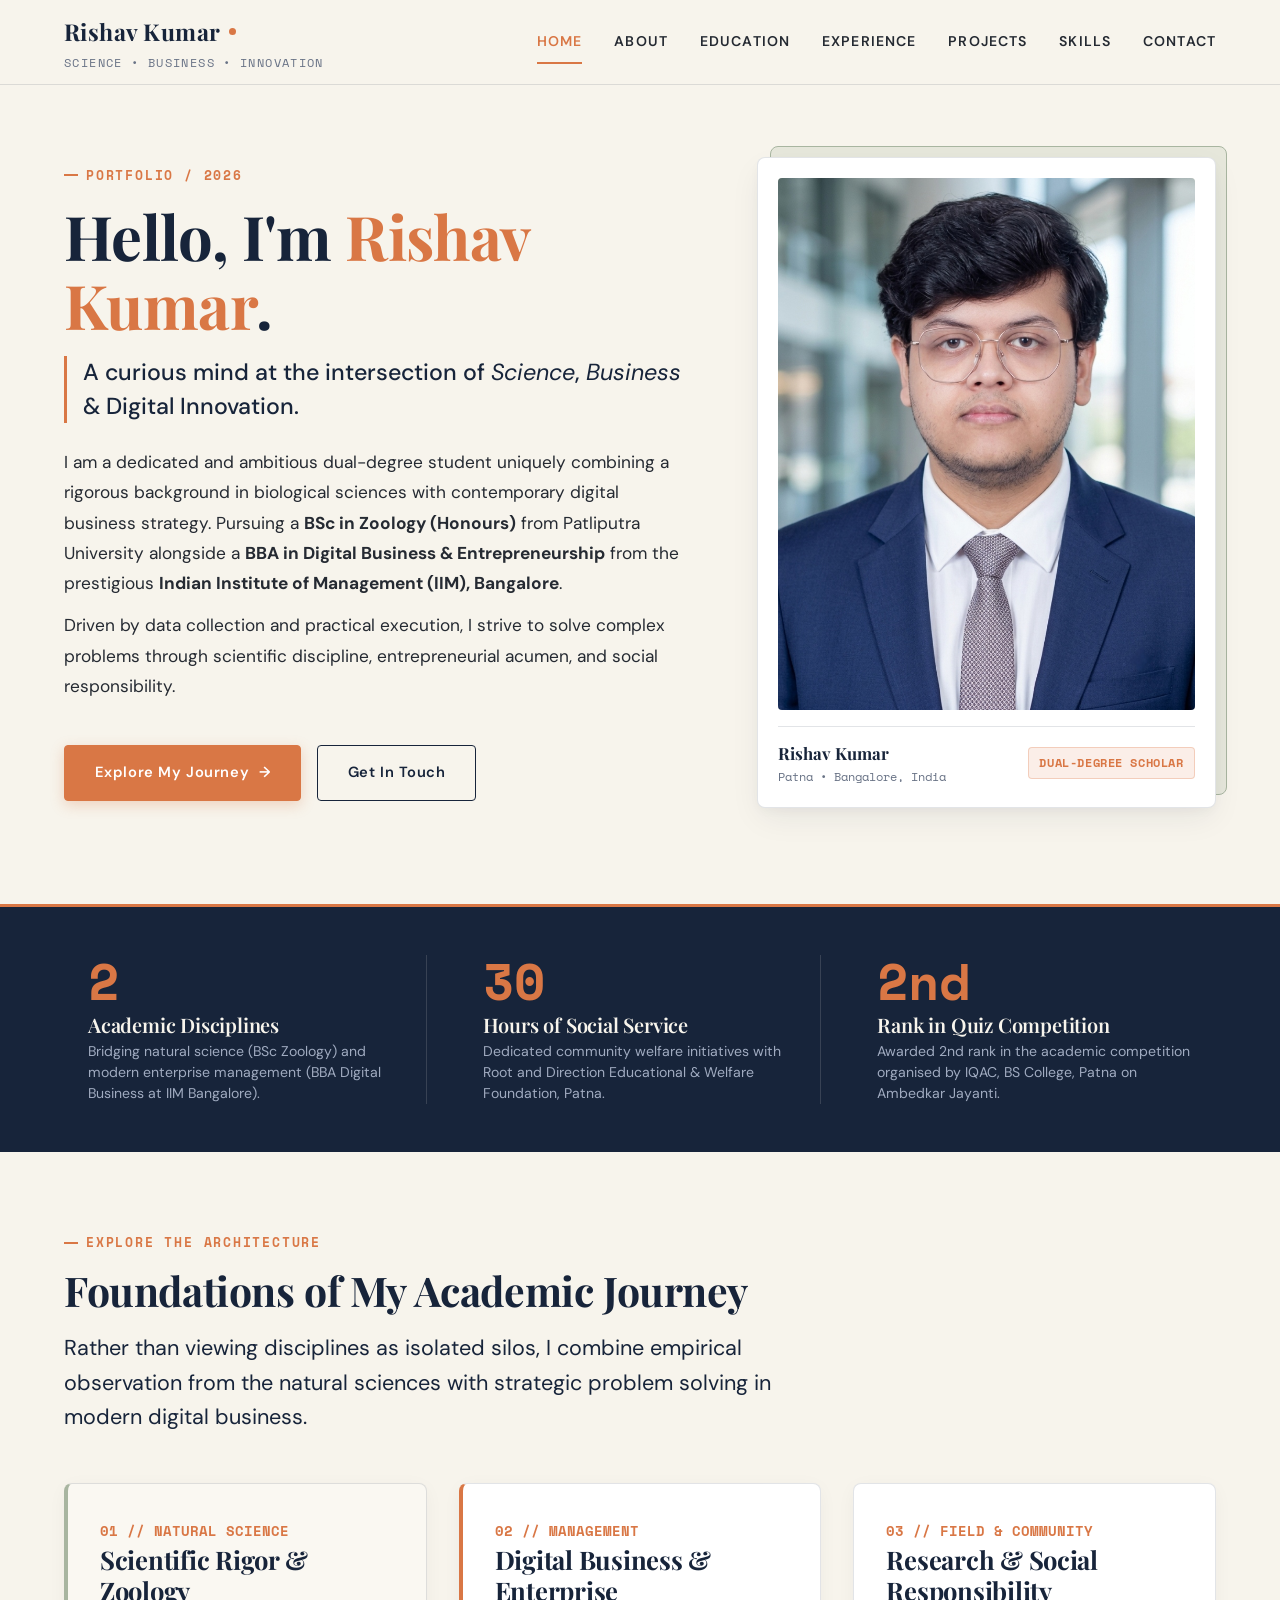
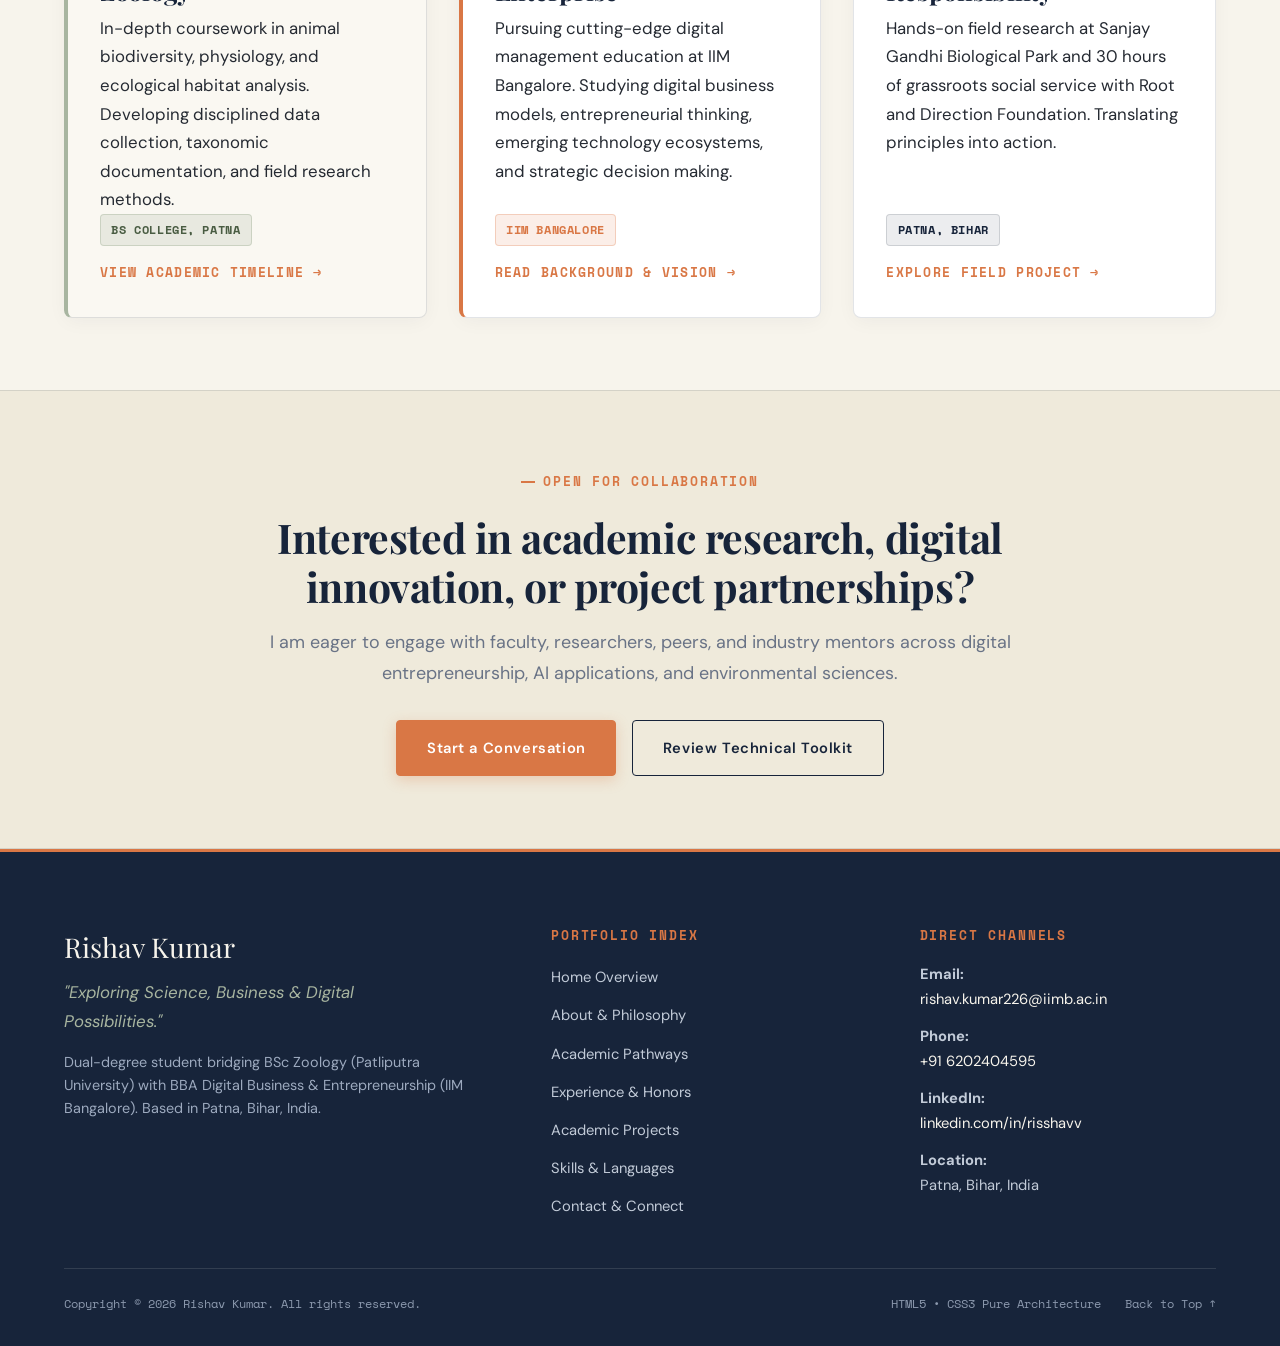
<file: index.html>
<!DOCTYPE html>
<html lang="en">
<head>
  <meta charset="UTF-8">
  <meta name="viewport" content="width=device-width, initial-scale=1.0">
  <meta name="description" content="Rishav Kumar — Personal Portfolio. Dual-degree scholar combining BSc Zoology at BS College, Patna with BBA in Digital Business & Entrepreneurship at IIM Bangalore.">
  <meta name="author" content="Rishav Kumar">
  <title>Rishav Kumar — Personal Portfolio | Home</title>
  <link rel="stylesheet" href="css/style.css">
</head>
<body>

  <!-- Accessible Skip to Main Content Link -->
  <a href="#main-content" class="skip-link">Skip to main content</a>

  <!-- ========================================================================
       SITE HEADER & NAVIGATION
       ======================================================================== -->
  <header class="site-header">
    <div class="container nav-container">
      
      <!-- Brand Identity -->
      <a href="index.html" class="brand" aria-label="Rishav Kumar Portfolio Home">
        <span class="brand-name">Rishav Kumar <span class="brand-dot" aria-hidden="true"></span></span>
        <span class="brand-subtitle">Science &bull; Business &bull; Innovation</span>
      </a>

      <!-- Pure CSS Mobile Menu Checkbox Toggle (No JavaScript) -->
      <input type="checkbox" id="nav-toggle" class="nav-toggle" aria-label="Toggle navigation menu">
      <label for="nav-toggle" class="nav-toggle-label" aria-hidden="true">
        <span></span>
        <span></span>
        <span></span>
      </label>

      <!-- Primary Navigation Links -->
      <nav class="site-nav" aria-label="Primary Navigation">
        <ul class="nav-list">
          <li class="nav-item"><a href="index.html" class="nav-link active">HOME</a></li>
          <li class="nav-item"><a href="about.html" class="nav-link">ABOUT</a></li>
          <li class="nav-item"><a href="education.html" class="nav-link">EDUCATION</a></li>
          <li class="nav-item"><a href="experience.html" class="nav-link">EXPERIENCE</a></li>
          <li class="nav-item"><a href="projects.html" class="nav-link">PROJECTS</a></li>
          <li class="nav-item"><a href="skills.html" class="nav-link">SKILLS</a></li>
          <li class="nav-item"><a href="contact.html" class="nav-link">CONTACT</a></li>
        </ul>
      </nav>

    </div>
  </header>

  <!-- ========================================================================
       MAIN CONTENT: HERO SECTION & OVERVIEW
       ======================================================================== -->
  <main id="main-content">

    <!-- HERO SECTION (Asymmetrical Two-Column Layout) -->
    <section class="section hero-section" aria-labelledby="hero-heading">
      <div class="container">
        <div class="hero-grid">

          <!-- Left Column: Editorial Headline & Introduction -->
          <div class="hero-content">
            <span class="mono-label hero-eyebrow">PORTFOLIO / 2026</span>
            
            <h1 id="hero-heading" class="hero-title">
              Hello, I'm <span class="text-orange">Rishav Kumar</span>.
            </h1>

            <p class="hero-subtitle">
              A curious mind at the intersection of <span class="font-italic">Science</span>, <span class="font-italic">Business</span> &amp; Digital Innovation.
            </p>

            <p class="hero-bio">
              I am a dedicated and ambitious dual-degree student uniquely combining a rigorous background in biological sciences with contemporary digital business strategy. Pursuing a <strong>BSc in Zoology (Honours)</strong> from Patliputra University alongside a <strong>BBA in Digital Business &amp; Entrepreneurship</strong> from the prestigious <strong>Indian Institute of Management (IIM), Bangalore</strong>.
            </p>

            <p class="hero-bio">
              Driven by data collection and practical execution, I strive to solve complex problems through scientific discipline, entrepreneurial acumen, and social responsibility.
            </p>

            <!-- Call-to-Action Buttons -->
            <div class="btn-group">
              <a href="about.html" class="btn btn-primary">
                Explore My Journey
                <span aria-hidden="true">&rarr;</span>
              </a>
              <a href="contact.html" class="btn btn-secondary">
                Get In Touch
              </a>
            </div>
          </div>

          <!-- Right Column: Profile Area Placeholder -->
          <aside class="hero-profile-container" aria-label="Profile Card">
            <div class="profile-card">
              <div class="profile-image-wrapper">
                <img 
                  src="images/profile-placeholder.jpg" 
                  alt="Portrait photograph of Rishav Kumar" 
                  class="profile-img"
                  width="800"
                  height="960"
                >
              </div>
              <div class="profile-card-caption">
                <div>
                  <div class="profile-caption-name">Rishav Kumar</div>
                  <div class="profile-caption-location">Patna &bull; Bangalore, India</div>
                </div>
                <span class="badge badge-orange">Dual-Degree Scholar</span>
              </div>
            </div>
          </aside>

        </div>
      </div>
    </section>

    <!-- ========================================================================
         KEY STATISTICS BAR (3 Verified Resume Highlights)
         ======================================================================== -->
    <section class="stats-section" aria-label="Key Academic & Extracurricular Highlights">
      <div class="container">
        <div class="stats-grid">

          <!-- Stat 1: 2 Academic Disciplines -->
          <div class="stat-item">
            <span class="stat-number">2</span>
            <h2 class="stat-title">Academic Disciplines</h2>
            <p class="stat-desc">
              Bridging natural science (BSc Zoology) and modern enterprise management (BBA Digital Business at IIM Bangalore).
            </p>
          </div>

          <!-- Stat 2: 30 Hours of Social Service -->
          <div class="stat-item">
            <span class="stat-number">30</span>
            <h2 class="stat-title">Hours of Social Service</h2>
            <p class="stat-desc">
              Dedicated community welfare initiatives with Root and Direction Educational &amp; Welfare Foundation, Patna.
            </p>
          </div>

          <!-- Stat 3: 2nd Rank in Quiz Competition -->
          <div class="stat-item">
            <span class="stat-number">2nd</span>
            <h2 class="stat-title">Rank in Quiz Competition</h2>
            <p class="stat-desc">
              Awarded 2nd rank in the academic competition organised by IQAC, BS College, Patna on Ambedkar Jayanti.
            </p>
          </div>

        </div>
      </div>
    </section>

    <!-- ========================================================================
         ACADEMIC JOURNEY & CORE PILLARS PREVIEW
         ======================================================================== -->
    <section class="section" aria-labelledby="pillars-heading">
      <div class="container">
        
        <span class="mono-label">EXPLORE THE ARCHITECTURE</span>
        <h2 id="pillars-heading">Foundations of My Academic Journey</h2>
        <p class="text-lead" style="max-width: 780px;">
          Rather than viewing disciplines as isolated silos, I combine empirical observation from the natural sciences with strategic problem solving in modern digital business.
        </p>

        <div class="pillars-grid">

          <!-- Pillar 1: Science & Zoology -->
          <article class="card card-sage pillar-card">
            <div>
              <span class="pillar-number">01 // NATURAL SCIENCE</span>
              <h3>Scientific Rigor &amp; Zoology</h3>
              <p>
                In-depth coursework in animal biodiversity, physiology, and ecological habitat analysis. Developing disciplined data collection, taxonomic documentation, and field research methods.
              </p>
            </div>
            <div>
              <span class="badge badge-sage">BS College, Patna</span>
              <br>
              <a href="education.html" class="pillar-link">
                View Academic Timeline &rarr;
              </a>
            </div>
          </article>

          <!-- Pillar 2: Business & Digital Innovation -->
          <article class="card card-orange pillar-card">
            <div>
              <span class="pillar-number">02 // MANAGEMENT</span>
              <h3>Digital Business &amp; Enterprise</h3>
              <p>
                Pursuing cutting-edge digital management education at IIM Bangalore. Studying digital business models, entrepreneurial thinking, emerging technology ecosystems, and strategic decision making.
              </p>
            </div>
            <div>
              <span class="badge badge-orange">IIM Bangalore</span>
              <br>
              <a href="about.html" class="pillar-link">
                Read Background &amp; Vision &rarr;
              </a>
            </div>
          </article>

          <!-- Pillar 3: Research & Social Impact -->
          <article class="card pillar-card">
            <div>
              <span class="pillar-number">03 // FIELD &amp; COMMUNITY</span>
              <h3>Research &amp; Social Responsibility</h3>
              <p>
                Hands-on field research at Sanjay Gandhi Biological Park and 30 hours of grassroots social service with Root and Direction Foundation. Translating principles into action.
              </p>
            </div>
            <div>
              <span class="badge badge-navy">Patna, Bihar</span>
              <br>
              <a href="projects.html" class="pillar-link">
                Explore Field Project &rarr;
              </a>
            </div>
          </article>

        </div>

      </div>
    </section>

    <!-- ========================================================================
         EDITORIAL FEATURE BANNER (Call to Action)
         ======================================================================== -->
    <section class="section section-tinted" aria-label="Invitation to Connect">
      <div class="container" style="text-align: center; max-width: 820px;">
        <span class="mono-label">OPEN FOR COLLABORATION</span>
        <h2 style="margin-top: 0.5rem; margin-bottom: 1rem;">
          Interested in academic research, digital innovation, or project partnerships?
        </h2>
        <p style="font-size: 1.12rem; margin-bottom: 2rem; color: var(--color-slate-grey);">
          I am eager to engage with faculty, researchers, peers, and industry mentors across digital entrepreneurship, AI applications, and environmental sciences.
        </p>
        <div class="btn-group" style="justify-content: center; margin-top: 0;">
          <a href="contact.html" class="btn btn-primary">Start a Conversation</a>
          <a href="skills.html" class="btn btn-secondary">Review Technical Toolkit</a>
        </div>
      </div>
    </section>

  </main>

  <!-- ========================================================================
       GLOBAL FOOTER
       Consistent across all 7 pages in Midnight Navy (#17243A)
       ======================================================================== -->
  <footer class="site-footer">
    <div class="container">
      
      <div class="footer-top">
        
        <!-- Column 1: Brand & Philosophy -->
        <div class="footer-brand">
          <div class="footer-brand-title">Rishav Kumar</div>
          <p class="footer-tagline">"Exploring Science, Business &amp; Digital Possibilities."</p>
          <p class="footer-bio-snippet">
            Dual-degree student bridging BSc Zoology (Patliputra University) with BBA Digital Business &amp; Entrepreneurship (IIM Bangalore). Based in Patna, Bihar, India.
          </p>
        </div>

        <!-- Column 2: Navigation Map -->
        <nav aria-label="Footer Site Navigation">
          <div class="footer-column-title">PORTFOLIO INDEX</div>
          <ul class="footer-nav-list">
            <li><a href="index.html" class="footer-nav-link">Home Overview</a></li>
            <li><a href="about.html" class="footer-nav-link">About &amp; Philosophy</a></li>
            <li><a href="education.html" class="footer-nav-link">Academic Pathways</a></li>
            <li><a href="experience.html" class="footer-nav-link">Experience &amp; Honors</a></li>
            <li><a href="projects.html" class="footer-nav-link">Academic Projects</a></li>
            <li><a href="skills.html" class="footer-nav-link">Skills &amp; Languages</a></li>
            <li><a href="contact.html" class="footer-nav-link">Contact &amp; Connect</a></li>
          </ul>
        </nav>

        <!-- Column 3: Contact & Direct Channels -->
        <div>
          <div class="footer-column-title">DIRECT CHANNELS</div>
          <ul class="footer-contact-list">
            <li class="footer-contact-item">
              <strong>Email:</strong><br>
              <a href="mailto:rishav.kumar226@iimb.ac.in">rishav.kumar226@iimb.ac.in</a>
            </li>
            <li class="footer-contact-item">
              <strong>Phone:</strong><br>
              <a href="tel:6202404595">+91 6202404595</a>
            </li>
            <li class="footer-contact-item">
              <strong>LinkedIn:</strong><br>
              <a href="https://www.linkedin.com/in/risshavv" target="_blank" rel="noopener noreferrer">linkedin.com/in/risshavv</a>
            </li>
            <li class="footer-contact-item">
              <strong>Location:</strong><br>
              Patna, Bihar, India
            </li>
          </ul>
        </div>

      </div>

      <!-- Footer Bottom Bar -->
      <div class="footer-bottom">
        <div>
          Copyright &copy; 2026 Rishav Kumar. All rights reserved.
        </div>
        <div class="footer-bottom-links">
          <span>HTML5 &bull; CSS3 Pure Architecture</span>
          <a href="#main-content">Back to Top &uarr;</a>
        </div>
      </div>

    </div>
  </footer>

</body>
</html>
</file>
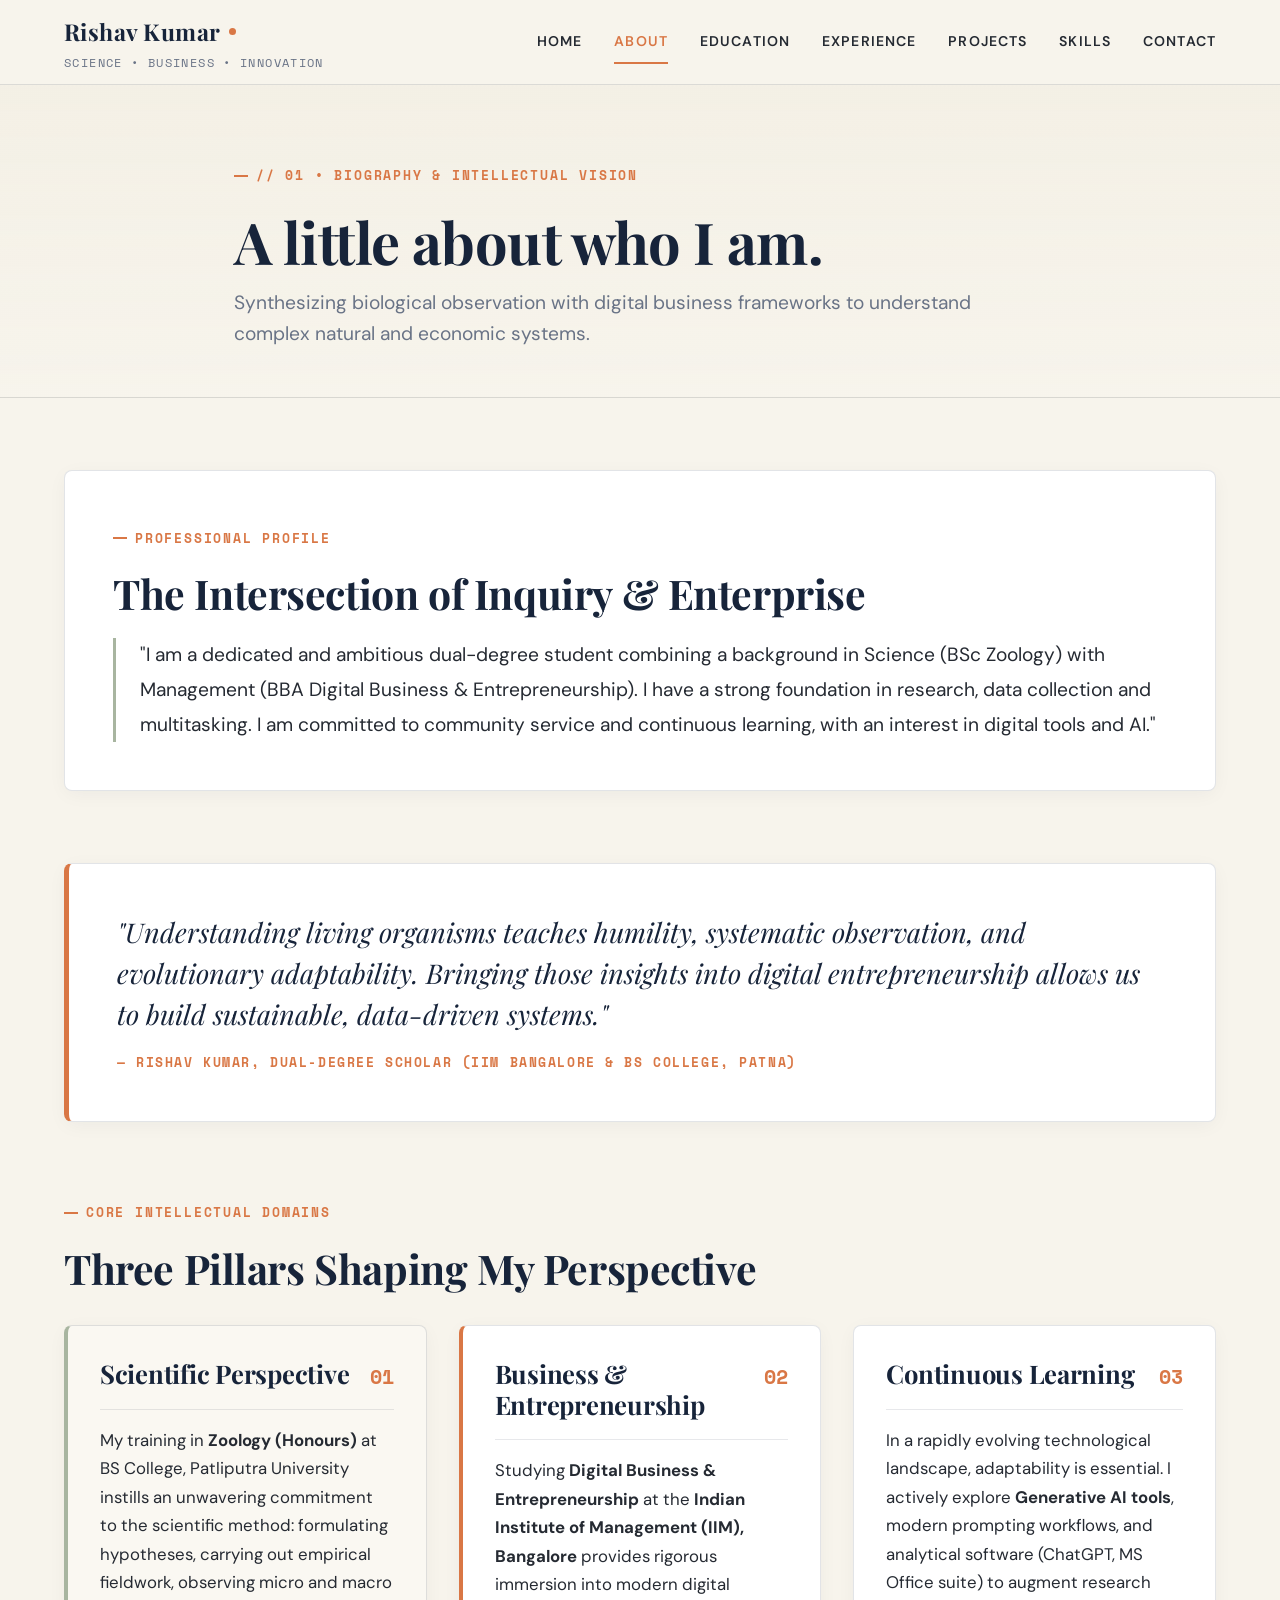
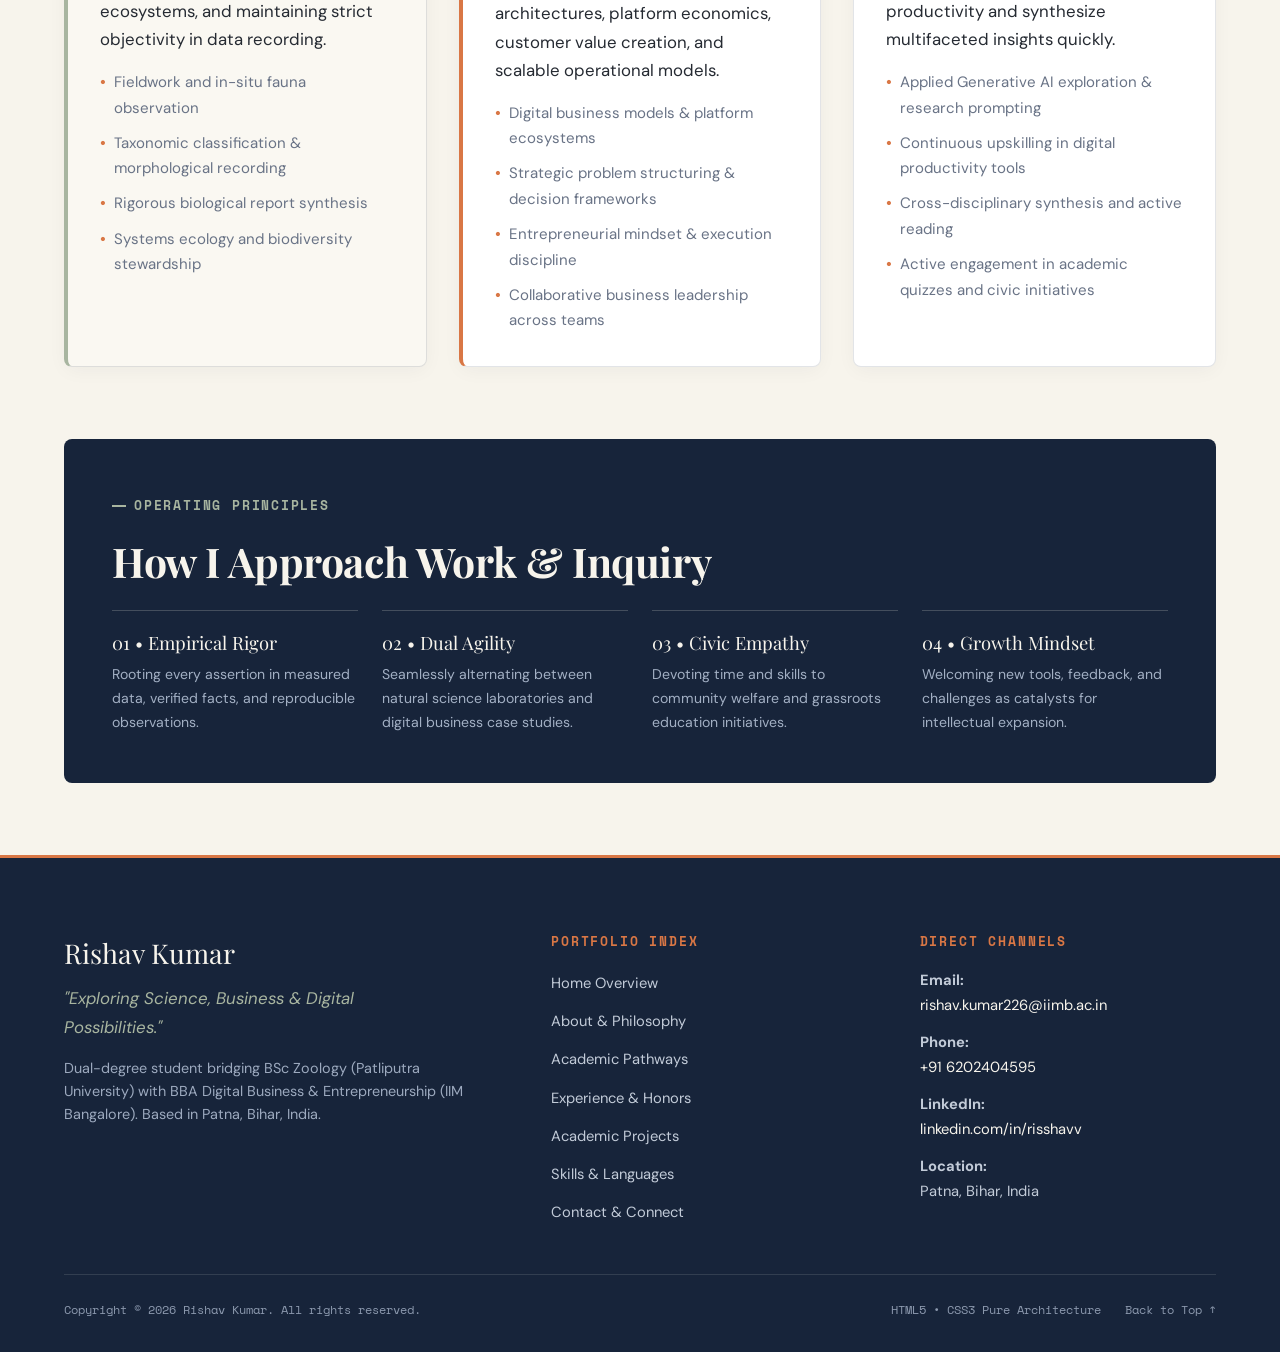
<file: about.html>
<!DOCTYPE html>
<html lang="en">
<head>
  <meta charset="UTF-8">
  <meta name="viewport" content="width=device-width, initial-scale=1.0">
  <meta name="description" content="About Rishav Kumar — Dedicated dual-degree student combining BSc Zoology with BBA Digital Business & Entrepreneurship at IIM Bangalore.">
  <meta name="author" content="Rishav Kumar">
  <title>About Me — Rishav Kumar | Academic Portfolio</title>
  <link rel="stylesheet" href="css/style.css">
</head>
<body>

  <!-- Accessible Skip to Main Content Link -->
  <a href="#main-content" class="skip-link">Skip to main content</a>

  <!-- ========================================================================
       SITE HEADER & NAVIGATION
       ======================================================================== -->
  <header class="site-header">
    <div class="container nav-container">
      
      <!-- Brand Identity -->
      <a href="index.html" class="brand" aria-label="Rishav Kumar Portfolio Home">
        <span class="brand-name">Rishav Kumar <span class="brand-dot" aria-hidden="true"></span></span>
        <span class="brand-subtitle">Science &bull; Business &bull; Innovation</span>
      </a>

      <!-- Pure CSS Mobile Menu Checkbox Toggle (No JavaScript) -->
      <input type="checkbox" id="nav-toggle" class="nav-toggle" aria-label="Toggle navigation menu">
      <label for="nav-toggle" class="nav-toggle-label" aria-hidden="true">
        <span></span>
        <span></span>
        <span></span>
      </label>

      <!-- Primary Navigation Links -->
      <nav class="site-nav" aria-label="Primary Navigation">
        <ul class="nav-list">
          <li class="nav-item"><a href="index.html" class="nav-link">HOME</a></li>
          <li class="nav-item"><a href="about.html" class="nav-link active">ABOUT</a></li>
          <li class="nav-item"><a href="education.html" class="nav-link">EDUCATION</a></li>
          <li class="nav-item"><a href="experience.html" class="nav-link">EXPERIENCE</a></li>
          <li class="nav-item"><a href="projects.html" class="nav-link">PROJECTS</a></li>
          <li class="nav-item"><a href="skills.html" class="nav-link">SKILLS</a></li>
          <li class="nav-item"><a href="contact.html" class="nav-link">CONTACT</a></li>
        </ul>
      </nav>

    </div>
  </header>

  <!-- ========================================================================
       MAIN CONTENT: ABOUT ME
       ======================================================================== -->
  <main id="main-content">

    <!-- PAGE HEADER -->
    <header class="page-header">
      <div class="container page-header-inner">
        <span class="mono-label">// 01 &bull; BIOGRAPHY &amp; INTELLECTUAL VISION</span>
        <h1 class="page-title">A little about who I am.</h1>
        <p class="page-description">
          Synthesizing biological observation with digital business frameworks to understand complex natural and economic systems.
        </p>
      </div>
    </header>

    <!-- EDITORIAL INTRO BLOCK & PROFESSIONAL STATEMENT -->
    <section class="section" aria-labelledby="statement-heading">
      <div class="container">
        
        <div class="about-intro-box">
          <span class="mono-label">PROFESSIONAL PROFILE</span>
          <h2 id="statement-heading" style="margin-top: 0.5rem; margin-bottom: 1.25rem;">
            The Intersection of Inquiry &amp; Enterprise
          </h2>
          <!-- Exact required resume statement -->
          <p class="about-intro-lead">
            "I am a dedicated and ambitious dual-degree student combining a background in Science (BSc Zoology) with Management (BBA Digital Business &amp; Entrepreneurship). I have a strong foundation in research, data collection and multitasking. I am committed to community service and continuous learning, with an interest in digital tools and AI."
          </p>
        </div>

        <!-- Highlighted Pull-Quote Style Block -->
        <aside class="editorial-quote-block" aria-label="Guiding Philosophy">
          <blockquote class="editorial-quote-text">
            "Understanding living organisms teaches humility, systematic observation, and evolutionary adaptability. Bringing those insights into digital entrepreneurship allows us to build sustainable, data-driven systems."
          </blockquote>
          <div class="editorial-quote-cite">
            &mdash; Rishav Kumar, Dual-Degree Scholar (IIM Bangalore &amp; BS College, Patna)
          </div>
        </aside>

        <!-- 3 DISTINCT CONTENT BLOCKS -->
        <div style="margin-top: var(--space-3xl);">
          <span class="mono-label">CORE INTELLECTUAL DOMAINS</span>
          <h2 style="margin-top: 0.5rem; margin-bottom: 2rem;">
            Three Pillars Shaping My Perspective
          </h2>

          <div class="about-blocks-grid">

            <!-- Block 1: Scientific Perspective -->
            <article class="card card-sage about-pillar-card">
              <div>
                <div class="about-pillar-header">
                  <h3>Scientific Perspective</h3>
                  <span class="about-pillar-num">01</span>
                </div>
                <p>
                  My training in <strong>Zoology (Honours)</strong> at BS College, Patliputra University instills an unwavering commitment to the scientific method: formulating hypotheses, carrying out empirical fieldwork, observing micro and macro ecosystems, and maintaining strict objectivity in data recording.
                </p>
                <ul class="about-points-list">
                  <li class="about-point-item">Fieldwork and in-situ fauna observation</li>
                  <li class="about-point-item">Taxonomic classification &amp; morphological recording</li>
                  <li class="about-point-item">Rigorous biological report synthesis</li>
                  <li class="about-point-item">Systems ecology and biodiversity stewardship</li>
                </ul>
              </div>
            </article>

            <!-- Block 2: Business & Entrepreneurship -->
            <article class="card card-orange about-pillar-card">
              <div>
                <div class="about-pillar-header">
                  <h3>Business &amp; Entrepreneurship</h3>
                  <span class="about-pillar-num">02</span>
                </div>
                <p>
                  Studying <strong>Digital Business &amp; Entrepreneurship</strong> at the <strong>Indian Institute of Management (IIM), Bangalore</strong> provides rigorous immersion into modern digital architectures, platform economics, customer value creation, and scalable operational models.
                </p>
                <ul class="about-points-list">
                  <li class="about-point-item">Digital business models &amp; platform ecosystems</li>
                  <li class="about-point-item">Strategic problem structuring &amp; decision frameworks</li>
                  <li class="about-point-item">Entrepreneurial mindset &amp; execution discipline</li>
                  <li class="about-point-item">Collaborative business leadership across teams</li>
                </ul>
              </div>
            </article>

            <!-- Block 3: Continuous Learning -->
            <article class="card about-pillar-card">
              <div>
                <div class="about-pillar-header">
                  <h3>Continuous Learning</h3>
                  <span class="about-pillar-num">03</span>
                </div>
                <p>
                  In a rapidly evolving technological landscape, adaptability is essential. I actively explore <strong>Generative AI tools</strong>, modern prompting workflows, and analytical software (ChatGPT, MS Office suite) to augment research productivity and synthesize multifaceted insights quickly.
                </p>
                <ul class="about-points-list">
                  <li class="about-point-item">Applied Generative AI exploration &amp; research prompting</li>
                  <li class="about-point-item">Continuous upskilling in digital productivity tools</li>
                  <li class="about-point-item">Cross-disciplinary synthesis and active reading</li>
                  <li class="about-point-item">Active engagement in academic quizzes and civic initiatives</li>
                </ul>
              </div>
            </article>

          </div>
        </div>

        <!-- Working Principles & Values Strip -->
        <section class="values-strip" aria-labelledby="values-heading">
          <span class="mono-label dark-variant">OPERATING PRINCIPLES</span>
          <h2 id="values-heading" style="color: var(--color-warm-ivory); margin-top: 0.5rem;">
            How I Approach Work &amp; Inquiry
          </h2>
          <div class="values-grid">
            <div class="value-item">
              <div class="value-title">01 &bull; Empirical Rigor</div>
              <p class="value-desc">Rooting every assertion in measured data, verified facts, and reproducible observations.</p>
            </div>
            <div class="value-item">
              <div class="value-title">02 &bull; Dual Agility</div>
              <p class="value-desc">Seamlessly alternating between natural science laboratories and digital business case studies.</p>
            </div>
            <div class="value-item">
              <div class="value-title">03 &bull; Civic Empathy</div>
              <p class="value-desc">Devoting time and skills to community welfare and grassroots education initiatives.</p>
            </div>
            <div class="value-item">
              <div class="value-title">04 &bull; Growth Mindset</div>
              <p class="value-desc">Welcoming new tools, feedback, and challenges as catalysts for intellectual expansion.</p>
            </div>
          </div>
        </section>

      </div>
    </section>

  </main>

  <!-- ========================================================================
       GLOBAL FOOTER
       ======================================================================== -->
  <footer class="site-footer">
    <div class="container">
      
      <div class="footer-top">
        <div class="footer-brand">
          <div class="footer-brand-title">Rishav Kumar</div>
          <p class="footer-tagline">"Exploring Science, Business &amp; Digital Possibilities."</p>
          <p class="footer-bio-snippet">
            Dual-degree student bridging BSc Zoology (Patliputra University) with BBA Digital Business &amp; Entrepreneurship (IIM Bangalore). Based in Patna, Bihar, India.
          </p>
        </div>

        <nav aria-label="Footer Site Navigation">
          <div class="footer-column-title">PORTFOLIO INDEX</div>
          <ul class="footer-nav-list">
            <li><a href="index.html" class="footer-nav-link">Home Overview</a></li>
            <li><a href="about.html" class="footer-nav-link">About &amp; Philosophy</a></li>
            <li><a href="education.html" class="footer-nav-link">Academic Pathways</a></li>
            <li><a href="experience.html" class="footer-nav-link">Experience &amp; Honors</a></li>
            <li><a href="projects.html" class="footer-nav-link">Academic Projects</a></li>
            <li><a href="skills.html" class="footer-nav-link">Skills &amp; Languages</a></li>
            <li><a href="contact.html" class="footer-nav-link">Contact &amp; Connect</a></li>
          </ul>
        </nav>

        <div>
          <div class="footer-column-title">DIRECT CHANNELS</div>
          <ul class="footer-contact-list">
            <li class="footer-contact-item">
              <strong>Email:</strong><br>
              <a href="mailto:rishav.kumar226@iimb.ac.in">rishav.kumar226@iimb.ac.in</a>
            </li>
            <li class="footer-contact-item">
              <strong>Phone:</strong><br>
              <a href="tel:6202404595">+91 6202404595</a>
            </li>
            <li class="footer-contact-item">
              <strong>LinkedIn:</strong><br>
              <a href="https://www.linkedin.com/in/risshavv" target="_blank" rel="noopener noreferrer">linkedin.com/in/risshavv</a>
            </li>
            <li class="footer-contact-item">
              <strong>Location:</strong><br>
              Patna, Bihar, India
            </li>
          </ul>
        </div>
      </div>

      <div class="footer-bottom">
        <div>
          Copyright &copy; 2026 Rishav Kumar. All rights reserved.
        </div>
        <div class="footer-bottom-links">
          <span>HTML5 &bull; CSS3 Pure Architecture</span>
          <a href="#main-content">Back to Top &uarr;</a>
        </div>
      </div>

    </div>
  </footer>

</body>
</html>
</file>
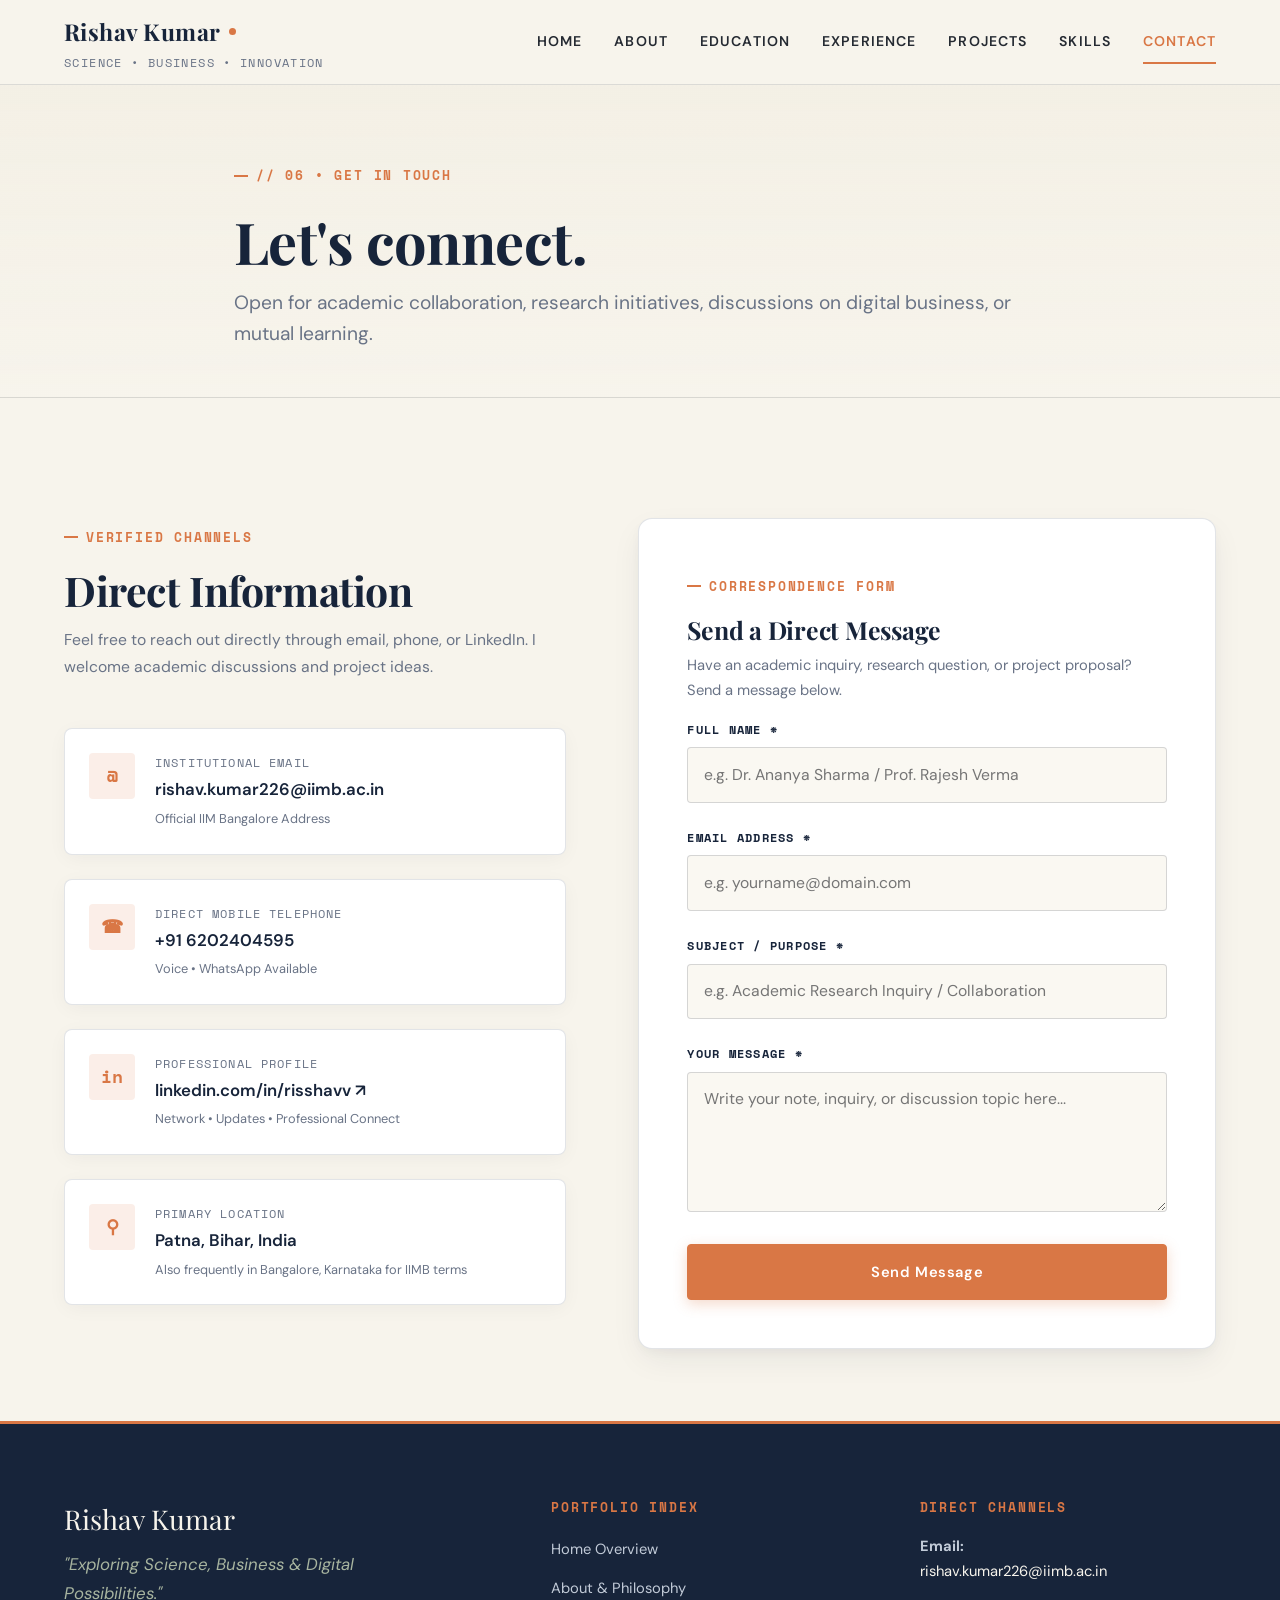
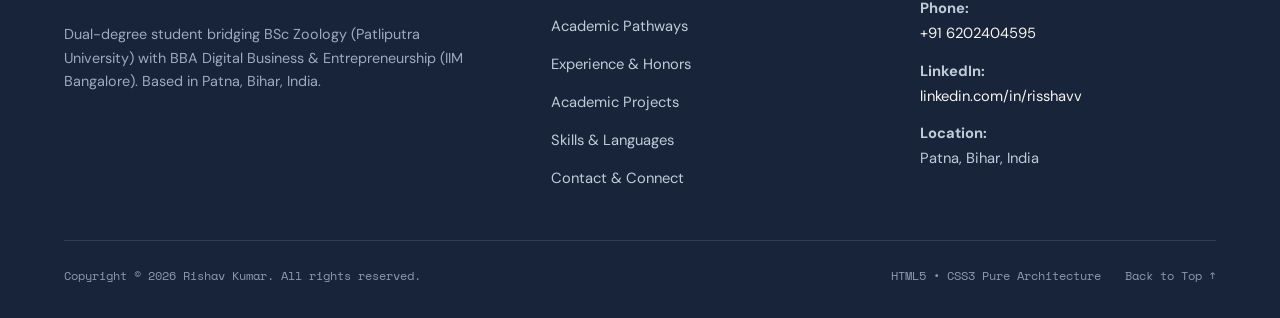
<file: contact.html>
<!DOCTYPE html>
<html lang="en">
<head>
  <meta charset="UTF-8">
  <meta name="viewport" content="width=device-width, initial-scale=1.0">
  <meta name="description" content="Contact Rishav Kumar — Email, phone, location, LinkedIn and direct inquiry channels for academic, research, and project discussions.">
  <meta name="author" content="Rishav Kumar">
  <title>Contact — Rishav Kumar | Academic Portfolio</title>
  <link rel="stylesheet" href="css/style.css">
</head>
<body>

  <!-- Accessible Skip to Main Content Link -->
  <a href="#main-content" class="skip-link">Skip to main content</a>

  <!-- ========================================================================
       SITE HEADER & NAVIGATION
       ======================================================================== -->
  <header class="site-header">
    <div class="container nav-container">
      
      <!-- Brand Identity -->
      <a href="index.html" class="brand" aria-label="Rishav Kumar Portfolio Home">
        <span class="brand-name">Rishav Kumar <span class="brand-dot" aria-hidden="true"></span></span>
        <span class="brand-subtitle">Science &bull; Business &bull; Innovation</span>
      </a>

      <!-- Pure CSS Mobile Menu Checkbox Toggle (No JavaScript) -->
      <input type="checkbox" id="nav-toggle" class="nav-toggle" aria-label="Toggle navigation menu">
      <label for="nav-toggle" class="nav-toggle-label" aria-hidden="true">
        <span></span>
        <span></span>
        <span></span>
      </label>

      <!-- Primary Navigation Links -->
      <nav class="site-nav" aria-label="Primary Navigation">
        <ul class="nav-list">
          <li class="nav-item"><a href="index.html" class="nav-link">HOME</a></li>
          <li class="nav-item"><a href="about.html" class="nav-link">ABOUT</a></li>
          <li class="nav-item"><a href="education.html" class="nav-link">EDUCATION</a></li>
          <li class="nav-item"><a href="experience.html" class="nav-link">EXPERIENCE</a></li>
          <li class="nav-item"><a href="projects.html" class="nav-link">PROJECTS</a></li>
          <li class="nav-item"><a href="skills.html" class="nav-link">SKILLS</a></li>
          <li class="nav-item"><a href="contact.html" class="nav-link active">CONTACT</a></li>
        </ul>
      </nav>

    </div>
  </header>

  <!-- ========================================================================
       MAIN CONTENT: CONTACT & CONNECT
       ======================================================================== -->
  <main id="main-content">

    <!-- PAGE HEADER -->
    <header class="page-header">
      <div class="container page-header-inner">
        <span class="mono-label">// 06 &bull; GET IN TOUCH</span>
        <h1 class="page-title">Let's connect.</h1>
        <p class="page-description">
          Open for academic collaboration, research initiatives, discussions on digital business, or mutual learning.
        </p>
      </div>
    </header>

    <!-- CONTACT DETAILS & FORM SECTION -->
    <section class="section" aria-label="Contact Information and Inquiries">
      <div class="container">
        
        <div class="contact-layout">

          <!-- Left Column: Verified Direct Contact Details -->
          <div class="contact-info-panel">
            
            <div>
              <span class="mono-label">VERIFIED CHANNELS</span>
              <h2 style="margin-top: 0.35rem; margin-bottom: 0.75rem;">Direct Information</h2>
              <p style="color: var(--color-slate-grey); font-size: 0.98rem; margin-bottom: var(--space-lg);">
                Feel free to reach out directly through email, phone, or LinkedIn. I welcome academic discussions and project ideas.
              </p>
            </div>

            <!-- Email Card (Functional mailto:) -->
            <article class="contact-detail-card">
              <div class="contact-icon-box" aria-hidden="true">@</div>
              <div class="contact-detail-content">
                <span class="contact-detail-label">Institutional Email</span>
                <span class="contact-detail-value">
                  <a href="mailto:rishav.kumar226@iimb.ac.in">rishav.kumar226@iimb.ac.in</a>
                </span>
                <span style="font-size: 0.8rem; color: var(--color-slate-grey); margin-top: 0.25rem;">
                  Official IIM Bangalore Address
                </span>
              </div>
            </article>

            <!-- Phone Card (Functional tel:) -->
            <article class="contact-detail-card">
              <div class="contact-icon-box" aria-hidden="true">&#9742;</div>
              <div class="contact-detail-content">
                <span class="contact-detail-label">Direct Mobile Telephone</span>
                <span class="contact-detail-value">
                  <a href="tel:6202404595">+91 6202404595</a>
                </span>
                <span style="font-size: 0.8rem; color: var(--color-slate-grey); margin-top: 0.25rem;">
                  Voice &bull; WhatsApp Available
                </span>
              </div>
            </article>

            <!-- LinkedIn Card (Functional URL) -->
            <article class="contact-detail-card">
              <div class="contact-icon-box" aria-hidden="true">in</div>
              <div class="contact-detail-content">
                <span class="contact-detail-label">Professional Profile</span>
                <span class="contact-detail-value">
                  <a href="https://www.linkedin.com/in/risshavv" target="_blank" rel="noopener noreferrer">
                    linkedin.com/in/risshavv &nearr;
                  </a>
                </span>
                <span style="font-size: 0.8rem; color: var(--color-slate-grey); margin-top: 0.25rem;">
                  Network &bull; Updates &bull; Professional Connect
                </span>
              </div>
            </article>

            <!-- Location Card -->
            <article class="contact-detail-card">
              <div class="contact-icon-box" aria-hidden="true">&#9906;</div>
              <div class="contact-detail-content">
                <span class="contact-detail-label">Primary Location</span>
                <span class="contact-detail-value">Patna, Bihar, India</span>
                <span style="font-size: 0.8rem; color: var(--color-slate-grey); margin-top: 0.25rem;">
                  Also frequently in Bangalore, Karnataka for IIMB terms
                </span>
              </div>
            </article>

          </div>

          <!-- Right Column: Direct Correspondence Form -->
          <div class="contact-form-container">
            <span class="mono-label">CORRESPONDENCE FORM</span>
            <h3 style="font-size: 1.55rem; margin-top: 0.35rem; margin-bottom: 0.5rem;">
              Send a Direct Message
            </h3>
            <p style="font-size: 0.92rem; color: var(--color-slate-grey); margin-bottom: var(--space-md);">
              Have an academic inquiry, research question, or project proposal? Send a message below.
            </p>

            <form action="#submitted" method="get" aria-label="Direct correspondence contact form">
              
              <!-- Full Name Field -->
              <div class="form-group">
                <label for="contact-name" class="form-label">Full Name *</label>
                <input 
                  type="text" 
                  id="contact-name" 
                  name="fullname" 
                  class="form-input" 
                  placeholder="e.g. Dr. Ananya Sharma / Prof. Rajesh Verma"
                  required
                >
              </div>

              <!-- Email Address Field -->
              <div class="form-group">
                <label for="contact-email" class="form-label">Email Address *</label>
                <input 
                  type="email" 
                  id="contact-email" 
                  name="email" 
                  class="form-input" 
                  placeholder="e.g. yourname@domain.com"
                  required
                >
              </div>

              <!-- Subject Field -->
              <div class="form-group">
                <label for="contact-subject" class="form-label">Subject / Purpose *</label>
                <input 
                  type="text" 
                  id="contact-subject" 
                  name="subject" 
                  class="form-input" 
                  placeholder="e.g. Academic Research Inquiry / Collaboration"
                  required
                >
              </div>

              <!-- Message Textarea -->
              <div class="form-group">
                <label for="contact-message" class="form-label">Your Message *</label>
                <textarea 
                  id="contact-message" 
                  name="message" 
                  class="form-textarea" 
                  placeholder="Write your note, inquiry, or discussion topic here..."
                  required
                ></textarea>
              </div>

              <!-- Action Button -->
              <button type="submit" class="btn btn-primary" style="width: 100%;">
                Send Message
              </button>

            </form>
          </div>

        </div>

      </div>
    </section>

  </main>

  <!-- ========================================================================
       GLOBAL FOOTER
       ======================================================================== -->
  <footer class="site-footer">
    <div class="container">
      
      <div class="footer-top">
        <div class="footer-brand">
          <div class="footer-brand-title">Rishav Kumar</div>
          <p class="footer-tagline">"Exploring Science, Business &amp; Digital Possibilities."</p>
          <p class="footer-bio-snippet">
            Dual-degree student bridging BSc Zoology (Patliputra University) with BBA Digital Business &amp; Entrepreneurship (IIM Bangalore). Based in Patna, Bihar, India.
          </p>
        </div>

        <nav aria-label="Footer Site Navigation">
          <div class="footer-column-title">PORTFOLIO INDEX</div>
          <ul class="footer-nav-list">
            <li><a href="index.html" class="footer-nav-link">Home Overview</a></li>
            <li><a href="about.html" class="footer-nav-link">About &amp; Philosophy</a></li>
            <li><a href="education.html" class="footer-nav-link">Academic Pathways</a></li>
            <li><a href="experience.html" class="footer-nav-link">Experience &amp; Honors</a></li>
            <li><a href="projects.html" class="footer-nav-link">Academic Projects</a></li>
            <li><a href="skills.html" class="footer-nav-link">Skills &amp; Languages</a></li>
            <li><a href="contact.html" class="footer-nav-link">Contact &amp; Connect</a></li>
          </ul>
        </nav>

        <div>
          <div class="footer-column-title">DIRECT CHANNELS</div>
          <ul class="footer-contact-list">
            <li class="footer-contact-item">
              <strong>Email:</strong><br>
              <a href="mailto:rishav.kumar226@iimb.ac.in">rishav.kumar226@iimb.ac.in</a>
            </li>
            <li class="footer-contact-item">
              <strong>Phone:</strong><br>
              <a href="tel:6202404595">+91 6202404595</a>
            </li>
            <li class="footer-contact-item">
              <strong>LinkedIn:</strong><br>
              <a href="https://www.linkedin.com/in/risshavv" target="_blank" rel="noopener noreferrer">linkedin.com/in/risshavv</a>
            </li>
            <li class="footer-contact-item">
              <strong>Location:</strong><br>
              Patna, Bihar, India
            </li>
          </ul>
        </div>
      </div>

      <div class="footer-bottom">
        <div>
          Copyright &copy; 2026 Rishav Kumar. All rights reserved.
        </div>
        <div class="footer-bottom-links">
          <span>HTML5 &bull; CSS3 Pure Architecture</span>
          <a href="#main-content">Back to Top &uarr;</a>
        </div>
      </div>

    </div>
  </footer>

</body>
</html>
</file>
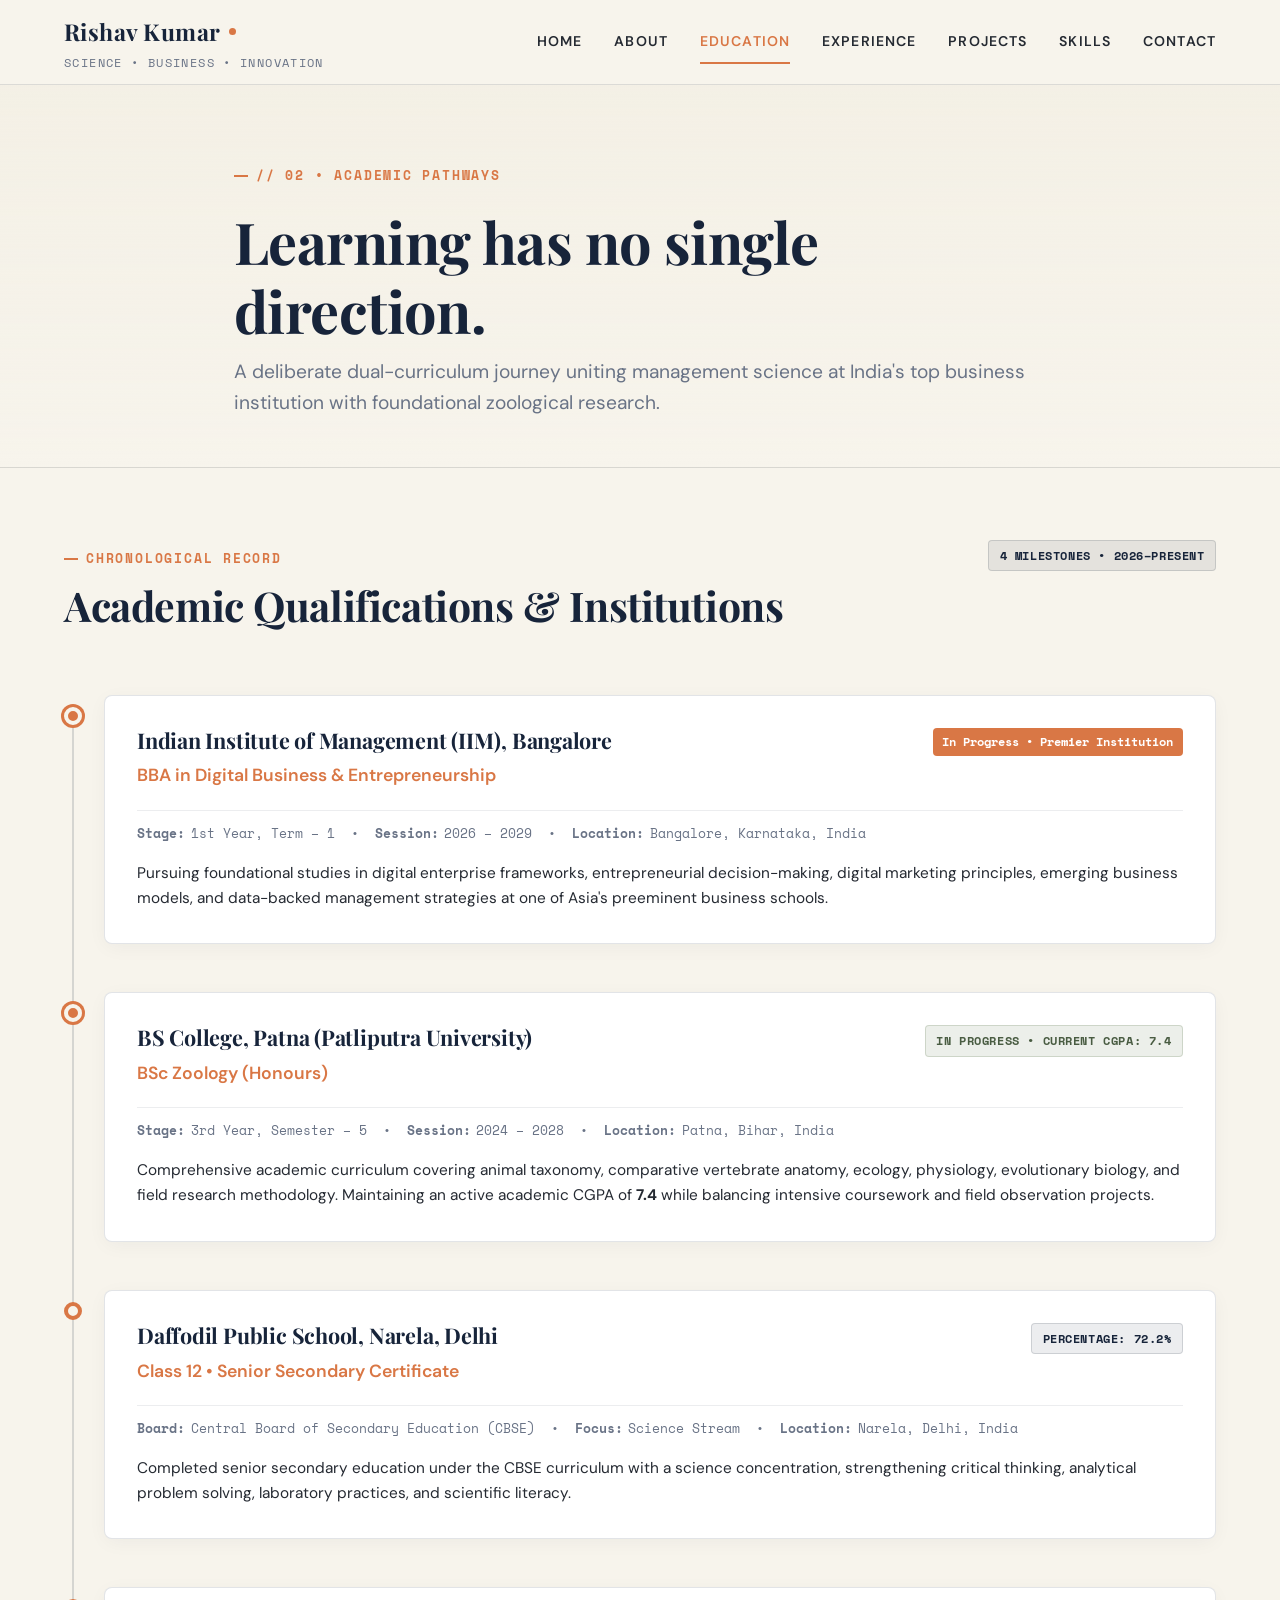
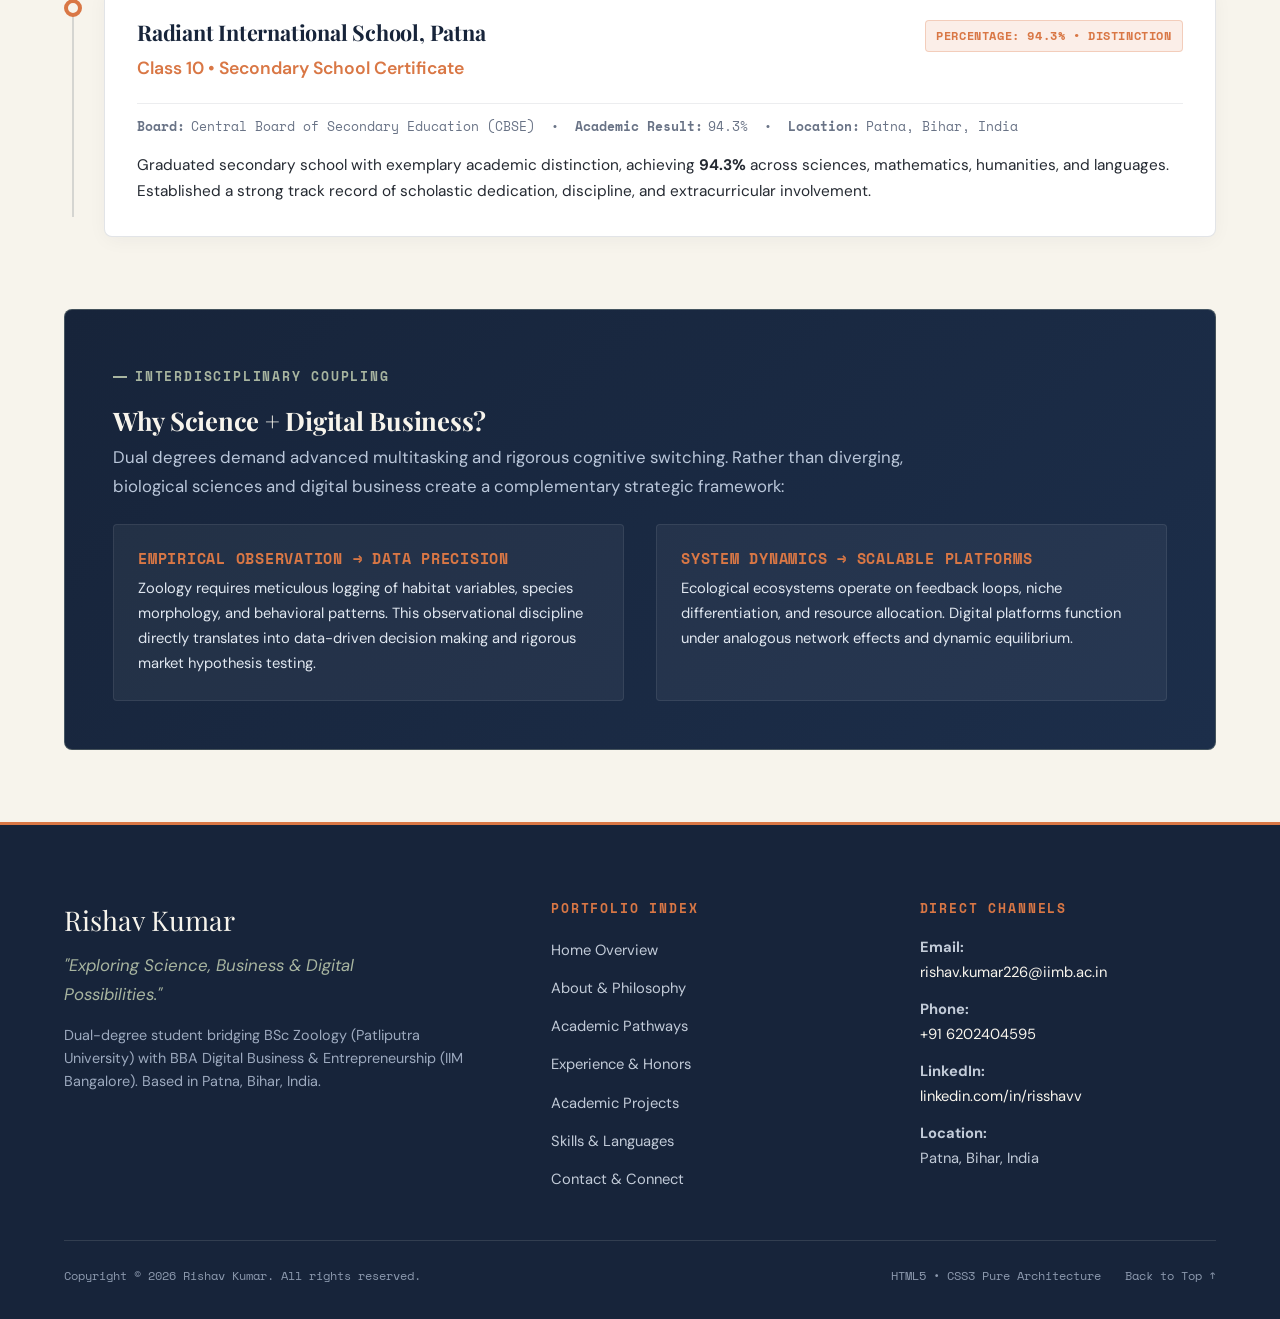
<file: education.html>
<!DOCTYPE html>
<html lang="en">
<head>
  <meta charset="UTF-8">
  <meta name="viewport" content="width=device-width, initial-scale=1.0">
  <meta name="description" content="Education history of Rishav Kumar — IIM Bangalore (BBA Digital Business & Entrepreneurship) and BS College, Patliputra University (BSc Zoology Honours).">
  <meta name="author" content="Rishav Kumar">
  <title>Education — Rishav Kumar | Academic Portfolio</title>
  <link rel="stylesheet" href="css/style.css">
</head>
<body>

  <!-- Accessible Skip to Main Content Link -->
  <a href="#main-content" class="skip-link">Skip to main content</a>

  <!-- ========================================================================
       SITE HEADER & NAVIGATION
       ======================================================================== -->
  <header class="site-header">
    <div class="container nav-container">
      
      <!-- Brand Identity -->
      <a href="index.html" class="brand" aria-label="Rishav Kumar Portfolio Home">
        <span class="brand-name">Rishav Kumar <span class="brand-dot" aria-hidden="true"></span></span>
        <span class="brand-subtitle">Science &bull; Business &bull; Innovation</span>
      </a>

      <!-- Pure CSS Mobile Menu Checkbox Toggle (No JavaScript) -->
      <input type="checkbox" id="nav-toggle" class="nav-toggle" aria-label="Toggle navigation menu">
      <label for="nav-toggle" class="nav-toggle-label" aria-hidden="true">
        <span></span>
        <span></span>
        <span></span>
      </label>

      <!-- Primary Navigation Links -->
      <nav class="site-nav" aria-label="Primary Navigation">
        <ul class="nav-list">
          <li class="nav-item"><a href="index.html" class="nav-link">HOME</a></li>
          <li class="nav-item"><a href="about.html" class="nav-link">ABOUT</a></li>
          <li class="nav-item"><a href="education.html" class="nav-link active">EDUCATION</a></li>
          <li class="nav-item"><a href="experience.html" class="nav-link">EXPERIENCE</a></li>
          <li class="nav-item"><a href="projects.html" class="nav-link">PROJECTS</a></li>
          <li class="nav-item"><a href="skills.html" class="nav-link">SKILLS</a></li>
          <li class="nav-item"><a href="contact.html" class="nav-link">CONTACT</a></li>
        </ul>
      </nav>

    </div>
  </header>

  <!-- ========================================================================
       MAIN CONTENT: EDUCATION TIMELINE & CARDS
       ======================================================================== -->
  <main id="main-content">

    <!-- PAGE HEADER -->
    <header class="page-header">
      <div class="container page-header-inner">
        <span class="mono-label">// 02 &bull; ACADEMIC PATHWAYS</span>
        <h1 class="page-title">Learning has no single direction.</h1>
        <p class="page-description">
          A deliberate dual-curriculum journey uniting management science at India's top business institution with foundational zoological research.
        </p>
      </div>
    </header>

    <!-- TIMELINE SECTION -->
    <section class="section" aria-labelledby="timeline-heading">
      <div class="container">
        
        <div style="display: flex; justify-content: space-between; align-items: baseline; flex-wrap: wrap; gap: 1rem; margin-bottom: var(--space-xl);">
          <div>
            <span class="mono-label">CHRONOLOGICAL RECORD</span>
            <h2 id="timeline-heading">Academic Qualifications &amp; Institutions</h2>
          </div>
          <div class="badge badge-navy">
            4 Milestones &bull; 2026&ndash;Present
          </div>
        </div>

        <!-- Vertical Timeline Container -->
        <div class="education-timeline">

          <!-- Entry 1: IIM Bangalore -->
          <article class="edu-entry">
            <div class="edu-marker active-marker" aria-hidden="true"></div>
            <div class="edu-card">
              
              <div class="edu-header-row">
                <div>
                  <h3 class="edu-institution">Indian Institute of Management (IIM), Bangalore</h3>
                  <div class="edu-degree">BBA in Digital Business &amp; Entrepreneurship</div>
                </div>
                <span class="edu-highlight-badge">In Progress &bull; Premier Institution</span>
              </div>

              <div class="edu-meta-bar">
                <span class="edu-meta-item">
                  <strong>Stage:</strong> 1st Year, Term &ndash; 1
                </span>
                <span class="edu-meta-item">&bull;</span>
                <span class="edu-meta-item">
                  <strong>Session:</strong> 2026 &ndash; 2029
                </span>
                <span class="edu-meta-item">&bull;</span>
                <span class="edu-meta-item">
                  <strong>Location:</strong> Bangalore, Karnataka, India
                </span>
              </div>

              <div class="edu-details">
                <p>
                  Pursuing foundational studies in digital enterprise frameworks, entrepreneurial decision-making, digital marketing principles, emerging business models, and data-backed management strategies at one of Asia's preeminent business schools.
                </p>
              </div>

            </div>
          </article>

          <!-- Entry 2: BS College, Patna (Patliputra University) -->
          <article class="edu-entry">
            <div class="edu-marker active-marker" aria-hidden="true"></div>
            <div class="edu-card">
              
              <div class="edu-header-row">
                <div>
                  <h3 class="edu-institution">BS College, Patna (Patliputra University)</h3>
                  <div class="edu-degree">BSc Zoology (Honours)</div>
                </div>
                <span class="badge badge-sage">In Progress &bull; Current CGPA: 7.4</span>
              </div>

              <div class="edu-meta-bar">
                <span class="edu-meta-item">
                  <strong>Stage:</strong> 3rd Year, Semester &ndash; 5
                </span>
                <span class="edu-meta-item">&bull;</span>
                <span class="edu-meta-item">
                  <strong>Session:</strong> 2024 &ndash; 2028
                </span>
                <span class="edu-meta-item">&bull;</span>
                <span class="edu-meta-item">
                  <strong>Location:</strong> Patna, Bihar, India
                </span>
              </div>

              <div class="edu-details">
                <p>
                  Comprehensive academic curriculum covering animal taxonomy, comparative vertebrate anatomy, ecology, physiology, evolutionary biology, and field research methodology. Maintaining an active academic CGPA of <strong>7.4</strong> while balancing intensive coursework and field observation projects.
                </p>
              </div>

            </div>
          </article>

          <!-- Entry 3: Daffodil Public School, Narela, Delhi (Class 12) -->
          <article class="edu-entry">
            <div class="edu-marker" aria-hidden="true"></div>
            <div class="edu-card">
              
              <div class="edu-header-row">
                <div>
                  <h3 class="edu-institution">Daffodil Public School, Narela, Delhi</h3>
                  <div class="edu-degree">Class 12 &bull; Senior Secondary Certificate</div>
                </div>
                <span class="badge badge-navy">Percentage: 72.2%</span>
              </div>

              <div class="edu-meta-bar">
                <span class="edu-meta-item">
                  <strong>Board:</strong> Central Board of Secondary Education (CBSE)
                </span>
                <span class="edu-meta-item">&bull;</span>
                <span class="edu-meta-item">
                  <strong>Focus:</strong> Science Stream
                </span>
                <span class="edu-meta-item">&bull;</span>
                <span class="edu-meta-item">
                  <strong>Location:</strong> Narela, Delhi, India
                </span>
              </div>

              <div class="edu-details">
                <p>
                  Completed senior secondary education under the CBSE curriculum with a science concentration, strengthening critical thinking, analytical problem solving, laboratory practices, and scientific literacy.
                </p>
              </div>

            </div>
          </article>

          <!-- Entry 4: Radiant International School, Patna (Class 10) -->
          <article class="edu-entry">
            <div class="edu-marker" aria-hidden="true"></div>
            <div class="edu-card">
              
              <div class="edu-header-row">
                <div>
                  <h3 class="edu-institution">Radiant International School, Patna</h3>
                  <div class="edu-degree">Class 10 &bull; Secondary School Certificate</div>
                </div>
                <span class="badge badge-orange">Percentage: 94.3% &bull; Distinction</span>
              </div>

              <div class="edu-meta-bar">
                <span class="edu-meta-item">
                  <strong>Board:</strong> Central Board of Secondary Education (CBSE)
                </span>
                <span class="edu-meta-item">&bull;</span>
                <span class="edu-meta-item">
                  <strong>Academic Result:</strong> 94.3%
                </span>
                <span class="edu-meta-item">&bull;</span>
                <span class="edu-meta-item">
                  <strong>Location:</strong> Patna, Bihar, India
                </span>
              </div>

              <div class="edu-details">
                <p>
                  Graduated secondary school with exemplary academic distinction, achieving <strong>94.3%</strong> across sciences, mathematics, humanities, and languages. Established a strong track record of scholastic dedication, discipline, and extracurricular involvement.
                </p>
              </div>

            </div>
          </article>

        </div>

        <!-- Academic Synergy Showcase -->
        <section class="synergy-box" aria-labelledby="synergy-heading">
          <span class="mono-label dark-variant">INTERDISCIPLINARY COUPLING</span>
          <h3 id="synergy-heading" style="color: var(--color-warm-ivory); font-size: 1.6rem; margin-top: 0.3rem;">
            Why Science + Digital Business?
          </h3>
          <p style="color: #BAC7DA; margin-top: 0.5rem; max-width: 820px;">
            Dual degrees demand advanced multitasking and rigorous cognitive switching. Rather than diverging, biological sciences and digital business create a complementary strategic framework:
          </p>

          <div class="synergy-grid">
            <div class="synergy-column">
              <h4>Empirical Observation &rarr; Data Precision</h4>
              <p style="font-size: 0.92rem; color: #E0E7F0;">
                Zoology requires meticulous logging of habitat variables, species morphology, and behavioral patterns. This observational discipline directly translates into data-driven decision making and rigorous market hypothesis testing.
              </p>
            </div>
            <div class="synergy-column">
              <h4>System Dynamics &rarr; Scalable Platforms</h4>
              <p style="font-size: 0.92rem; color: #E0E7F0;">
                Ecological ecosystems operate on feedback loops, niche differentiation, and resource allocation. Digital platforms function under analogous network effects and dynamic equilibrium.
              </p>
            </div>
          </div>
        </section>

      </div>
    </section>

  </main>

  <!-- ========================================================================
       GLOBAL FOOTER
       ======================================================================== -->
  <footer class="site-footer">
    <div class="container">
      
      <div class="footer-top">
        <div class="footer-brand">
          <div class="footer-brand-title">Rishav Kumar</div>
          <p class="footer-tagline">"Exploring Science, Business &amp; Digital Possibilities."</p>
          <p class="footer-bio-snippet">
            Dual-degree student bridging BSc Zoology (Patliputra University) with BBA Digital Business &amp; Entrepreneurship (IIM Bangalore). Based in Patna, Bihar, India.
          </p>
        </div>

        <nav aria-label="Footer Site Navigation">
          <div class="footer-column-title">PORTFOLIO INDEX</div>
          <ul class="footer-nav-list">
            <li><a href="index.html" class="footer-nav-link">Home Overview</a></li>
            <li><a href="about.html" class="footer-nav-link">About &amp; Philosophy</a></li>
            <li><a href="education.html" class="footer-nav-link">Academic Pathways</a></li>
            <li><a href="experience.html" class="footer-nav-link">Experience &amp; Honors</a></li>
            <li><a href="projects.html" class="footer-nav-link">Academic Projects</a></li>
            <li><a href="skills.html" class="footer-nav-link">Skills &amp; Languages</a></li>
            <li><a href="contact.html" class="footer-nav-link">Contact &amp; Connect</a></li>
          </ul>
        </nav>

        <div>
          <div class="footer-column-title">DIRECT CHANNELS</div>
          <ul class="footer-contact-list">
            <li class="footer-contact-item">
              <strong>Email:</strong><br>
              <a href="mailto:rishav.kumar226@iimb.ac.in">rishav.kumar226@iimb.ac.in</a>
            </li>
            <li class="footer-contact-item">
              <strong>Phone:</strong><br>
              <a href="tel:6202404595">+91 6202404595</a>
            </li>
            <li class="footer-contact-item">
              <strong>LinkedIn:</strong><br>
              <a href="https://www.linkedin.com/in/risshavv" target="_blank" rel="noopener noreferrer">linkedin.com/in/risshavv</a>
            </li>
            <li class="footer-contact-item">
              <strong>Location:</strong><br>
              Patna, Bihar, India
            </li>
          </ul>
        </div>
      </div>

      <div class="footer-bottom">
        <div>
          Copyright &copy; 2026 Rishav Kumar. All rights reserved.
        </div>
        <div class="footer-bottom-links">
          <span>HTML5 &bull; CSS3 Pure Architecture</span>
          <a href="#main-content">Back to Top &uarr;</a>
        </div>
      </div>

    </div>
  </footer>

</body>
</html>
</file>
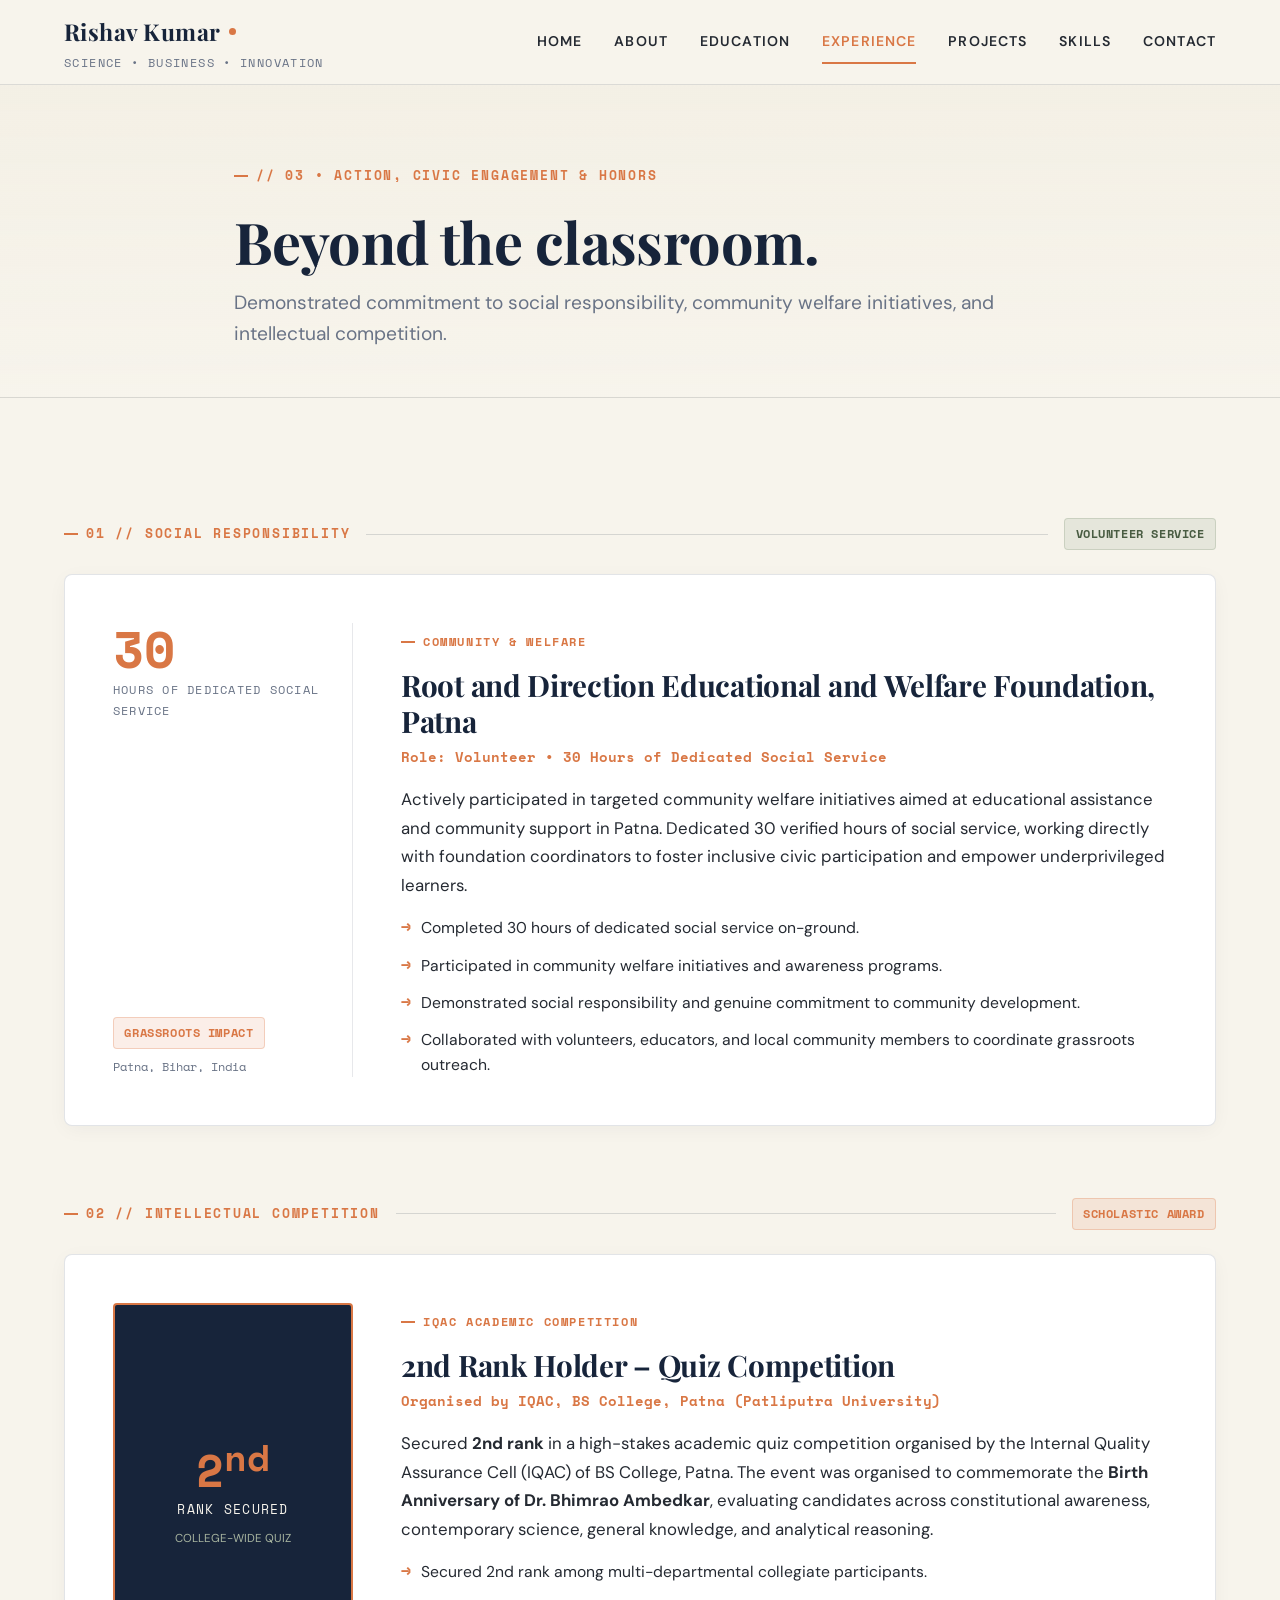
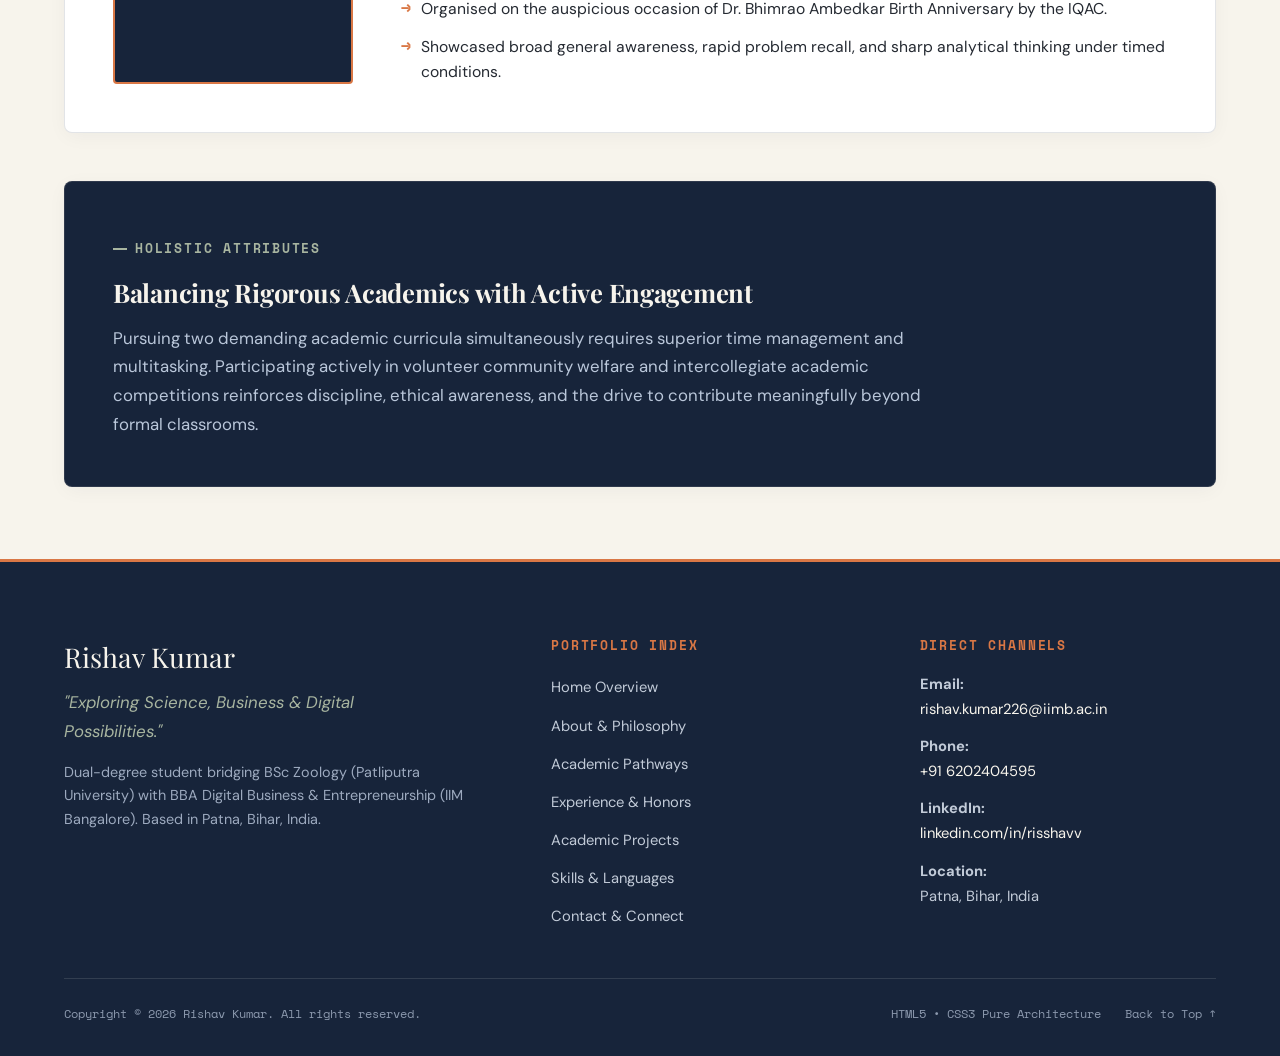
<file: experience.html>
<!DOCTYPE html>
<html lang="en">
<head>
  <meta charset="UTF-8">
  <meta name="viewport" content="width=device-width, initial-scale=1.0">
  <meta name="description" content="Experience and extracurricular achievements of Rishav Kumar — 30 hours of social service with Root and Direction Foundation & 2nd rank in BS College IQAC Quiz.">
  <meta name="author" content="Rishav Kumar">
  <title>Experience &amp; Activities — Rishav Kumar | Academic Portfolio</title>
  <link rel="stylesheet" href="css/style.css">
</head>
<body>

  <!-- Accessible Skip to Main Content Link -->
  <a href="#main-content" class="skip-link">Skip to main content</a>

  <!-- ========================================================================
       SITE HEADER & NAVIGATION
       ======================================================================== -->
  <header class="site-header">
    <div class="container nav-container">
      
      <!-- Brand Identity -->
      <a href="index.html" class="brand" aria-label="Rishav Kumar Portfolio Home">
        <span class="brand-name">Rishav Kumar <span class="brand-dot" aria-hidden="true"></span></span>
        <span class="brand-subtitle">Science &bull; Business &bull; Innovation</span>
      </a>

      <!-- Pure CSS Mobile Menu Checkbox Toggle (No JavaScript) -->
      <input type="checkbox" id="nav-toggle" class="nav-toggle" aria-label="Toggle navigation menu">
      <label for="nav-toggle" class="nav-toggle-label" aria-hidden="true">
        <span></span>
        <span></span>
        <span></span>
      </label>

      <!-- Primary Navigation Links -->
      <nav class="site-nav" aria-label="Primary Navigation">
        <ul class="nav-list">
          <li class="nav-item"><a href="index.html" class="nav-link">HOME</a></li>
          <li class="nav-item"><a href="about.html" class="nav-link">ABOUT</a></li>
          <li class="nav-item"><a href="education.html" class="nav-link">EDUCATION</a></li>
          <li class="nav-item"><a href="experience.html" class="nav-link active">EXPERIENCE</a></li>
          <li class="nav-item"><a href="projects.html" class="nav-link">PROJECTS</a></li>
          <li class="nav-item"><a href="skills.html" class="nav-link">SKILLS</a></li>
          <li class="nav-item"><a href="contact.html" class="nav-link">CONTACT</a></li>
        </ul>
      </nav>

    </div>
  </header>

  <!-- ========================================================================
       MAIN CONTENT: EXPERIENCE & ACTIVITIES
       ======================================================================== -->
  <main id="main-content">

    <!-- PAGE HEADER -->
    <header class="page-header">
      <div class="container page-header-inner">
        <span class="mono-label">// 03 &bull; ACTION, CIVIC ENGAGEMENT &amp; HONORS</span>
        <h1 class="page-title">Beyond the classroom.</h1>
        <p class="page-description">
          Demonstrated commitment to social responsibility, community welfare initiatives, and intellectual competition.
        </p>
      </div>
    </header>

    <!-- CONTENT SECTION -->
    <section class="section" aria-labelledby="experience-heading">
      <div class="container">
        
        <!-- SECTION 1: VOLUNTEER EXPERIENCE -->
        <div class="experience-category-header">
          <span class="mono-label" style="margin-bottom: 0;">01 // SOCIAL RESPONSIBILITY</span>
          <div class="experience-category-line"></div>
          <span class="badge badge-sage">Volunteer Service</span>
        </div>

        <article class="experience-card-featured" aria-labelledby="volunteer-org">
          
          <!-- Metric & Overview Sidebar -->
          <div class="experience-sidebar">
            <span class="experience-metric-big">30</span>
            <span class="experience-metric-label">Hours of Dedicated Social Service</span>
            <div style="margin-top: auto;">
              <span class="badge badge-orange">Grassroots Impact</span>
              <div style="font-family: var(--font-mono); font-size: 0.74rem; color: var(--color-slate-grey); margin-top: 0.5rem;">
                Patna, Bihar, India
              </div>
            </div>
          </div>

          <!-- Narrative Details -->
          <div>
            <span class="mono-label" style="font-size: 0.72rem;">COMMUNITY &amp; WELFARE</span>
            <h2 id="volunteer-org" style="font-size: 1.85rem; margin-top: 0.2rem; margin-bottom: 0.5rem;">
              Root and Direction Educational and Welfare Foundation, Patna
            </h2>
            <div style="font-family: var(--font-mono); font-size: 0.85rem; color: var(--color-burnt-orange); font-weight: bold; margin-bottom: var(--space-md);">
              Role: Volunteer &bull; 30 Hours of Dedicated Social Service
            </div>

            <p style="color: var(--color-charcoal); line-height: 1.7;">
              Actively participated in targeted community welfare initiatives aimed at educational assistance and community support in Patna. Dedicated 30 verified hours of social service, working directly with foundation coordinators to foster inclusive civic participation and empower underprivileged learners.
            </p>

            <ul class="experience-item-list">
              <li>
                Completed 30 hours of dedicated social service on-ground.
              </li>
              <li>
                Participated in community welfare initiatives and awareness programs.
              </li>
              <li>
                Demonstrated social responsibility and genuine commitment to community development.
              </li>
              <li>
                Collaborated with volunteers, educators, and local community members to coordinate grassroots outreach.
              </li>
            </ul>
          </div>

        </article>

        <!-- SECTION 2: ACADEMIC ACHIEVEMENT & AWARDS -->
        <div class="experience-category-header" style="margin-top: var(--space-3xl);">
          <span class="mono-label" style="margin-bottom: 0;">02 // INTELLECTUAL COMPETITION</span>
          <div class="experience-category-line"></div>
          <span class="badge badge-orange">Scholastic Award</span>
        </div>

        <article class="achievement-card" aria-labelledby="achievement-title">
          
          <!-- 2nd Rank Badge Box -->
          <div class="rank-badge-box">
            <span class="rank-number">2<sup>nd</sup></span>
            <span class="rank-title">Rank Secured</span>
            <span style="font-size: 0.72rem; color: var(--color-muted-sage); margin-top: 0.5rem; text-transform: uppercase;">
              College-Wide Quiz
            </span>
          </div>

          <!-- Achievement Narrative -->
          <div>
            <span class="mono-label" style="font-size: 0.72rem;">IQAC ACADEMIC COMPETITION</span>
            <h2 id="achievement-title" style="font-size: 1.85rem; margin-top: 0.2rem; margin-bottom: 0.5rem;">
              2nd Rank Holder &ndash; Quiz Competition
            </h2>
            <div style="font-family: var(--font-mono); font-size: 0.85rem; color: var(--color-burnt-orange); font-weight: bold; margin-bottom: var(--space-md);">
              Organised by IQAC, BS College, Patna (Patliputra University)
            </div>

            <p style="color: var(--color-charcoal); line-height: 1.7;">
              Secured <strong>2nd rank</strong> in a high-stakes academic quiz competition organised by the Internal Quality Assurance Cell (IQAC) of BS College, Patna. The event was organised to commemorate the <strong>Birth Anniversary of Dr. Bhimrao Ambedkar</strong>, evaluating candidates across constitutional awareness, contemporary science, general knowledge, and analytical reasoning.
            </p>

            <ul class="experience-item-list">
              <li>
                Secured 2nd rank among multi-departmental collegiate participants.
              </li>
              <li>
                Organised on the auspicious occasion of Dr. Bhimrao Ambedkar Birth Anniversary by the IQAC.
              </li>
              <li>
                Showcased broad general awareness, rapid problem recall, and sharp analytical thinking under timed conditions.
              </li>
            </ul>
          </div>

        </article>

        <!-- SECTION 3: EDITORIAL REFLECTION BOX -->
        <div class="card card-navy" style="margin-top: var(--space-2xl); padding: var(--space-2xl);">
          <span class="mono-label dark-variant">HOLISTIC ATTRIBUTES</span>
          <h3 style="color: var(--color-warm-ivory); margin-top: 0.35rem; margin-bottom: 1rem;">
            Balancing Rigorous Academics with Active Engagement
          </h3>
          <p style="color: #BAC7DA; max-width: 860px; line-height: 1.7;">
            Pursuing two demanding academic curricula simultaneously requires superior time management and multitasking. Participating actively in volunteer community welfare and intercollegiate academic competitions reinforces discipline, ethical awareness, and the drive to contribute meaningfully beyond formal classrooms.
          </p>
        </div>

      </div>
    </section>

  </main>

  <!-- ========================================================================
       GLOBAL FOOTER
       ======================================================================== -->
  <footer class="site-footer">
    <div class="container">
      
      <div class="footer-top">
        <div class="footer-brand">
          <div class="footer-brand-title">Rishav Kumar</div>
          <p class="footer-tagline">"Exploring Science, Business &amp; Digital Possibilities."</p>
          <p class="footer-bio-snippet">
            Dual-degree student bridging BSc Zoology (Patliputra University) with BBA Digital Business &amp; Entrepreneurship (IIM Bangalore). Based in Patna, Bihar, India.
          </p>
        </div>

        <nav aria-label="Footer Site Navigation">
          <div class="footer-column-title">PORTFOLIO INDEX</div>
          <ul class="footer-nav-list">
            <li><a href="index.html" class="footer-nav-link">Home Overview</a></li>
            <li><a href="about.html" class="footer-nav-link">About &amp; Philosophy</a></li>
            <li><a href="education.html" class="footer-nav-link">Academic Pathways</a></li>
            <li><a href="experience.html" class="footer-nav-link">Experience &amp; Honors</a></li>
            <li><a href="projects.html" class="footer-nav-link">Academic Projects</a></li>
            <li><a href="skills.html" class="footer-nav-link">Skills &amp; Languages</a></li>
            <li><a href="contact.html" class="footer-nav-link">Contact &amp; Connect</a></li>
          </ul>
        </nav>

        <div>
          <div class="footer-column-title">DIRECT CHANNELS</div>
          <ul class="footer-contact-list">
            <li class="footer-contact-item">
              <strong>Email:</strong><br>
              <a href="mailto:rishav.kumar226@iimb.ac.in">rishav.kumar226@iimb.ac.in</a>
            </li>
            <li class="footer-contact-item">
              <strong>Phone:</strong><br>
              <a href="tel:6202404595">+91 6202404595</a>
            </li>
            <li class="footer-contact-item">
              <strong>LinkedIn:</strong><br>
              <a href="https://www.linkedin.com/in/risshavv" target="_blank" rel="noopener noreferrer">linkedin.com/in/risshavv</a>
            </li>
            <li class="footer-contact-item">
              <strong>Location:</strong><br>
              Patna, Bihar, India
            </li>
          </ul>
        </div>
      </div>

      <div class="footer-bottom">
        <div>
          Copyright &copy; 2026 Rishav Kumar. All rights reserved.
        </div>
        <div class="footer-bottom-links">
          <span>HTML5 &bull; CSS3 Pure Architecture</span>
          <a href="#main-content">Back to Top &uarr;</a>
        </div>
      </div>

    </div>
  </footer>

</body>
</html>
</file>
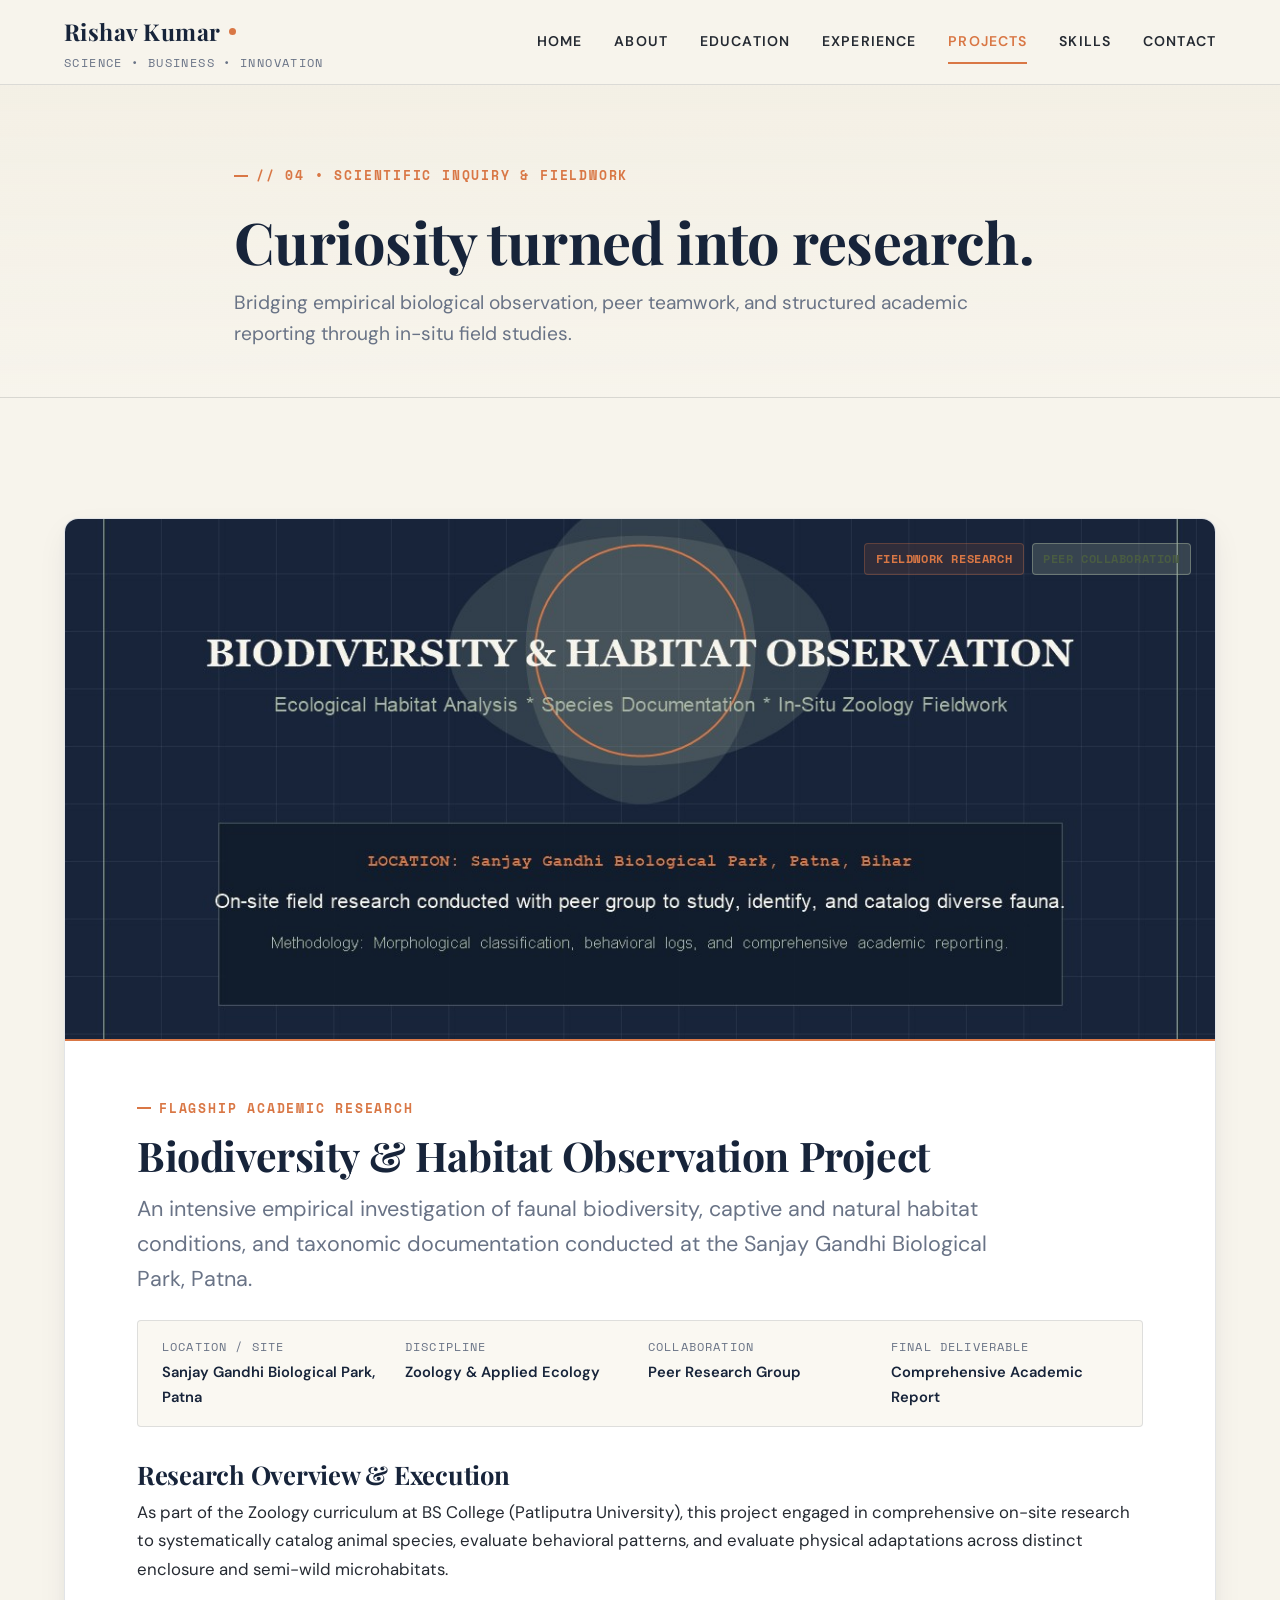
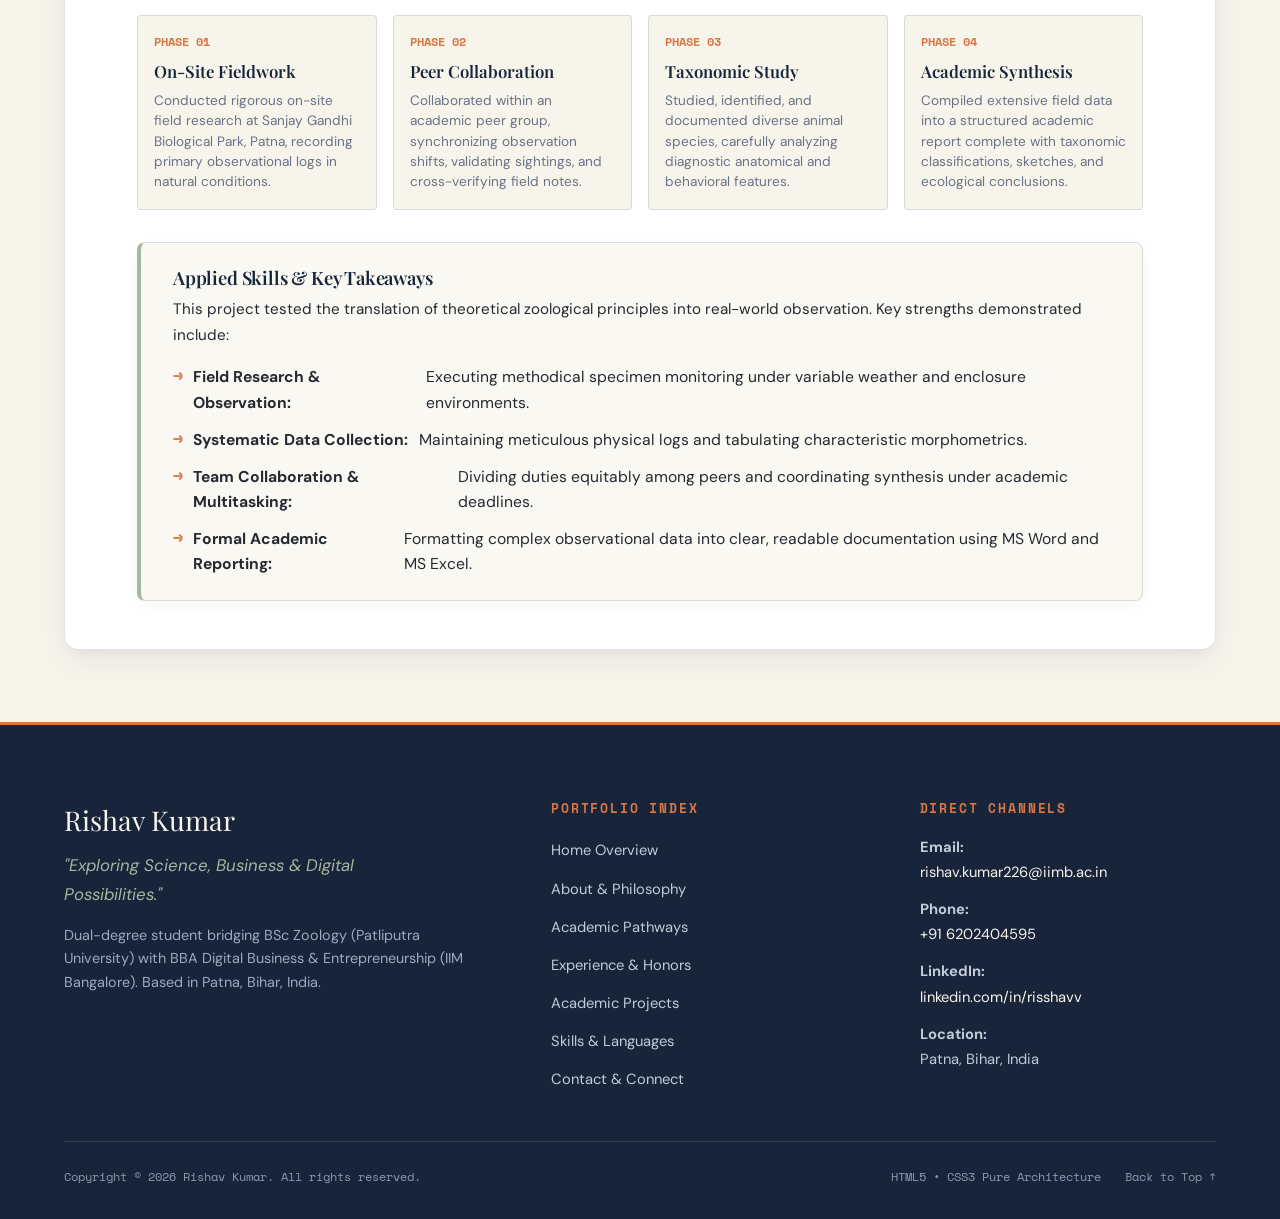
<file: projects.html>
<!DOCTYPE html>
<html lang="en">
<head>
  <meta charset="UTF-8">
  <meta name="viewport" content="width=device-width, initial-scale=1.0">
  <meta name="description" content="Academic Projects by Rishav Kumar — Biodiversity & Habitat Observation Project at Sanjay Gandhi Biological Park, Patna.">
  <meta name="author" content="Rishav Kumar">
  <title>Academic Projects — Rishav Kumar | Academic Portfolio</title>
  <link rel="stylesheet" href="css/style.css">
</head>
<body>

  <!-- Accessible Skip to Main Content Link -->
  <a href="#main-content" class="skip-link">Skip to main content</a>

  <!-- ========================================================================
       SITE HEADER & NAVIGATION
       ======================================================================== -->
  <header class="site-header">
    <div class="container nav-container">
      
      <!-- Brand Identity -->
      <a href="index.html" class="brand" aria-label="Rishav Kumar Portfolio Home">
        <span class="brand-name">Rishav Kumar <span class="brand-dot" aria-hidden="true"></span></span>
        <span class="brand-subtitle">Science &bull; Business &bull; Innovation</span>
      </a>

      <!-- Pure CSS Mobile Menu Checkbox Toggle (No JavaScript) -->
      <input type="checkbox" id="nav-toggle" class="nav-toggle" aria-label="Toggle navigation menu">
      <label for="nav-toggle" class="nav-toggle-label" aria-hidden="true">
        <span></span>
        <span></span>
        <span></span>
      </label>

      <!-- Primary Navigation Links -->
      <nav class="site-nav" aria-label="Primary Navigation">
        <ul class="nav-list">
          <li class="nav-item"><a href="index.html" class="nav-link">HOME</a></li>
          <li class="nav-item"><a href="about.html" class="nav-link">ABOUT</a></li>
          <li class="nav-item"><a href="education.html" class="nav-link">EDUCATION</a></li>
          <li class="nav-item"><a href="experience.html" class="nav-link">EXPERIENCE</a></li>
          <li class="nav-item"><a href="projects.html" class="nav-link active">PROJECTS</a></li>
          <li class="nav-item"><a href="skills.html" class="nav-link">SKILLS</a></li>
          <li class="nav-item"><a href="contact.html" class="nav-link">CONTACT</a></li>
        </ul>
      </nav>

    </div>
  </header>

  <!-- ========================================================================
       MAIN CONTENT: ACADEMIC PROJECTS SHOWCASE
       ======================================================================== -->
  <main id="main-content">

    <!-- PAGE HEADER -->
    <header class="page-header">
      <div class="container page-header-inner">
        <span class="mono-label">// 04 &bull; SCIENTIFIC INQUIRY &amp; FIELDWORK</span>
        <h1 class="page-title">Curiosity turned into research.</h1>
        <p class="page-description">
          Bridging empirical biological observation, peer teamwork, and structured academic reporting through in-situ field studies.
        </p>
      </div>
    </header>

    <!-- PROJECT SHOWCASE SECTION -->
    <section class="section" aria-labelledby="project-title-heading">
      <div class="container">

        <!-- Flagship Project Card -->
        <article class="project-showcase" aria-labelledby="project-title-heading">

          <!-- Hero Media Placeholder -->
          <div class="project-media">
            <img 
              src="images/biodiversity-placeholder.jpg" 
              alt="Biodiversity and habitat field observation at Sanjay Gandhi Biological Park Patna" 
              class="project-img"
              width="1200"
              height="750"
            >
            <div class="project-overlay-meta">
              <span class="badge badge-orange">Fieldwork Research</span>
              <span class="badge badge-sage">Peer Collaboration</span>
            </div>
          </div>

          <!-- Project Information Body -->
          <div class="project-body">
            
            <span class="mono-label">FLAGSHIP ACADEMIC RESEARCH</span>
            <h2 id="project-title-heading" class="project-title">
              Biodiversity &amp; Habitat Observation Project
            </h2>
            <p class="text-lead" style="color: var(--color-slate-grey); max-width: 900px;">
              An intensive empirical investigation of faunal biodiversity, captive and natural habitat conditions, and taxonomic documentation conducted at the Sanjay Gandhi Biological Park, Patna.
            </p>

            <!-- Project Metadata Strip -->
            <div class="project-meta-strip">
              <div class="project-meta-cell">
                <span class="project-meta-label">Location / Site</span>
                <span class="project-meta-value">Sanjay Gandhi Biological Park, Patna</span>
              </div>
              <div class="project-meta-cell">
                <span class="project-meta-label">Discipline</span>
                <span class="project-meta-value">Zoology &amp; Applied Ecology</span>
              </div>
              <div class="project-meta-cell">
                <span class="project-meta-label">Collaboration</span>
                <span class="project-meta-value">Peer Research Group</span>
              </div>
              <div class="project-meta-cell">
                <span class="project-meta-label">Final Deliverable</span>
                <span class="project-meta-value">Comprehensive Academic Report</span>
              </div>
            </div>

            <!-- Key Findings & Methodology -->
            <div style="margin: var(--space-xl) 0;">
              <h3>Research Overview &amp; Execution</h3>
              <p>
                As part of the Zoology curriculum at BS College (Patliputra University), this project engaged in comprehensive on-site research to systematically catalog animal species, evaluate behavioral patterns, and evaluate physical adaptations across distinct enclosure and semi-wild microhabitats.
              </p>
            </div>

            <!-- 4 Research Phases Grid -->
            <div class="project-phases-grid">
              
              <div class="phase-card">
                <div class="phase-number">PHASE 01</div>
                <div class="phase-title">On-Site Fieldwork</div>
                <p class="phase-text">
                  Conducted rigorous on-site field research at Sanjay Gandhi Biological Park, Patna, recording primary observational logs in natural conditions.
                </p>
              </div>

              <div class="phase-card">
                <div class="phase-number">PHASE 02</div>
                <div class="phase-title">Peer Collaboration</div>
                <p class="phase-text">
                  Collaborated within an academic peer group, synchronizing observation shifts, validating sightings, and cross-verifying field notes.
                </p>
              </div>

              <div class="phase-card">
                <div class="phase-number">PHASE 03</div>
                <div class="phase-title">Taxonomic Study</div>
                <p class="phase-text">
                  Studied, identified, and documented diverse animal species, carefully analyzing diagnostic anatomical and behavioral features.
                </p>
              </div>

              <div class="phase-card">
                <div class="phase-number">PHASE 04</div>
                <div class="phase-title">Academic Synthesis</div>
                <p class="phase-text">
                  Compiled extensive field data into a structured academic report complete with taxonomic classifications, sketches, and ecological conclusions.
                </p>
              </div>

            </div>

            <!-- Project Reflection & Competencies Developed -->
            <div class="card card-sage" style="margin-top: var(--space-xl); padding: var(--space-lg) var(--space-xl);">
              <h4 style="color: var(--color-midnight-navy); margin-bottom: 0.5rem;">
                Applied Skills &amp; Key Takeaways
              </h4>
              <p style="font-size: 0.95rem; margin-bottom: 0.5rem;">
                This project tested the translation of theoretical zoological principles into real-world observation. Key strengths demonstrated include:
              </p>
              <ul class="experience-item-list">
                <li>
                  <strong>Field Research &amp; Observation:</strong> Executing methodical specimen monitoring under variable weather and enclosure environments.
                </li>
                <li>
                  <strong>Systematic Data Collection:</strong> Maintaining meticulous physical logs and tabulating characteristic morphometrics.
                </li>
                <li>
                  <strong>Team Collaboration &amp; Multitasking:</strong> Dividing duties equitably among peers and coordinating synthesis under academic deadlines.
                </li>
                <li>
                  <strong>Formal Academic Reporting:</strong> Formatting complex observational data into clear, readable documentation using MS Word and MS Excel.
                </li>
              </ul>
            </div>

          </div>

        </article>

      </div>
    </section>

  </main>

  <!-- ========================================================================
       GLOBAL FOOTER
       ======================================================================== -->
  <footer class="site-footer">
    <div class="container">
      
      <div class="footer-top">
        <div class="footer-brand">
          <div class="footer-brand-title">Rishav Kumar</div>
          <p class="footer-tagline">"Exploring Science, Business &amp; Digital Possibilities."</p>
          <p class="footer-bio-snippet">
            Dual-degree student bridging BSc Zoology (Patliputra University) with BBA Digital Business &amp; Entrepreneurship (IIM Bangalore). Based in Patna, Bihar, India.
          </p>
        </div>

        <nav aria-label="Footer Site Navigation">
          <div class="footer-column-title">PORTFOLIO INDEX</div>
          <ul class="footer-nav-list">
            <li><a href="index.html" class="footer-nav-link">Home Overview</a></li>
            <li><a href="about.html" class="footer-nav-link">About &amp; Philosophy</a></li>
            <li><a href="education.html" class="footer-nav-link">Academic Pathways</a></li>
            <li><a href="experience.html" class="footer-nav-link">Experience &amp; Honors</a></li>
            <li><a href="projects.html" class="footer-nav-link">Academic Projects</a></li>
            <li><a href="skills.html" class="footer-nav-link">Skills &amp; Languages</a></li>
            <li><a href="contact.html" class="footer-nav-link">Contact &amp; Connect</a></li>
          </ul>
        </nav>

        <div>
          <div class="footer-column-title">DIRECT CHANNELS</div>
          <ul class="footer-contact-list">
            <li class="footer-contact-item">
              <strong>Email:</strong><br>
              <a href="mailto:rishav.kumar226@iimb.ac.in">rishav.kumar226@iimb.ac.in</a>
            </li>
            <li class="footer-contact-item">
              <strong>Phone:</strong><br>
              <a href="tel:6202404595">+91 6202404595</a>
            </li>
            <li class="footer-contact-item">
              <strong>LinkedIn:</strong><br>
              <a href="https://www.linkedin.com/in/risshavv" target="_blank" rel="noopener noreferrer">linkedin.com/in/risshavv</a>
            </li>
            <li class="footer-contact-item">
              <strong>Location:</strong><br>
              Patna, Bihar, India
            </li>
          </ul>
        </div>
      </div>

      <div class="footer-bottom">
        <div>
          Copyright &copy; 2026 Rishav Kumar. All rights reserved.
        </div>
        <div class="footer-bottom-links">
          <span>HTML5 &bull; CSS3 Pure Architecture</span>
          <a href="#main-content">Back to Top &uarr;</a>
        </div>
      </div>

    </div>
  </footer>

</body>
</html>
</file>
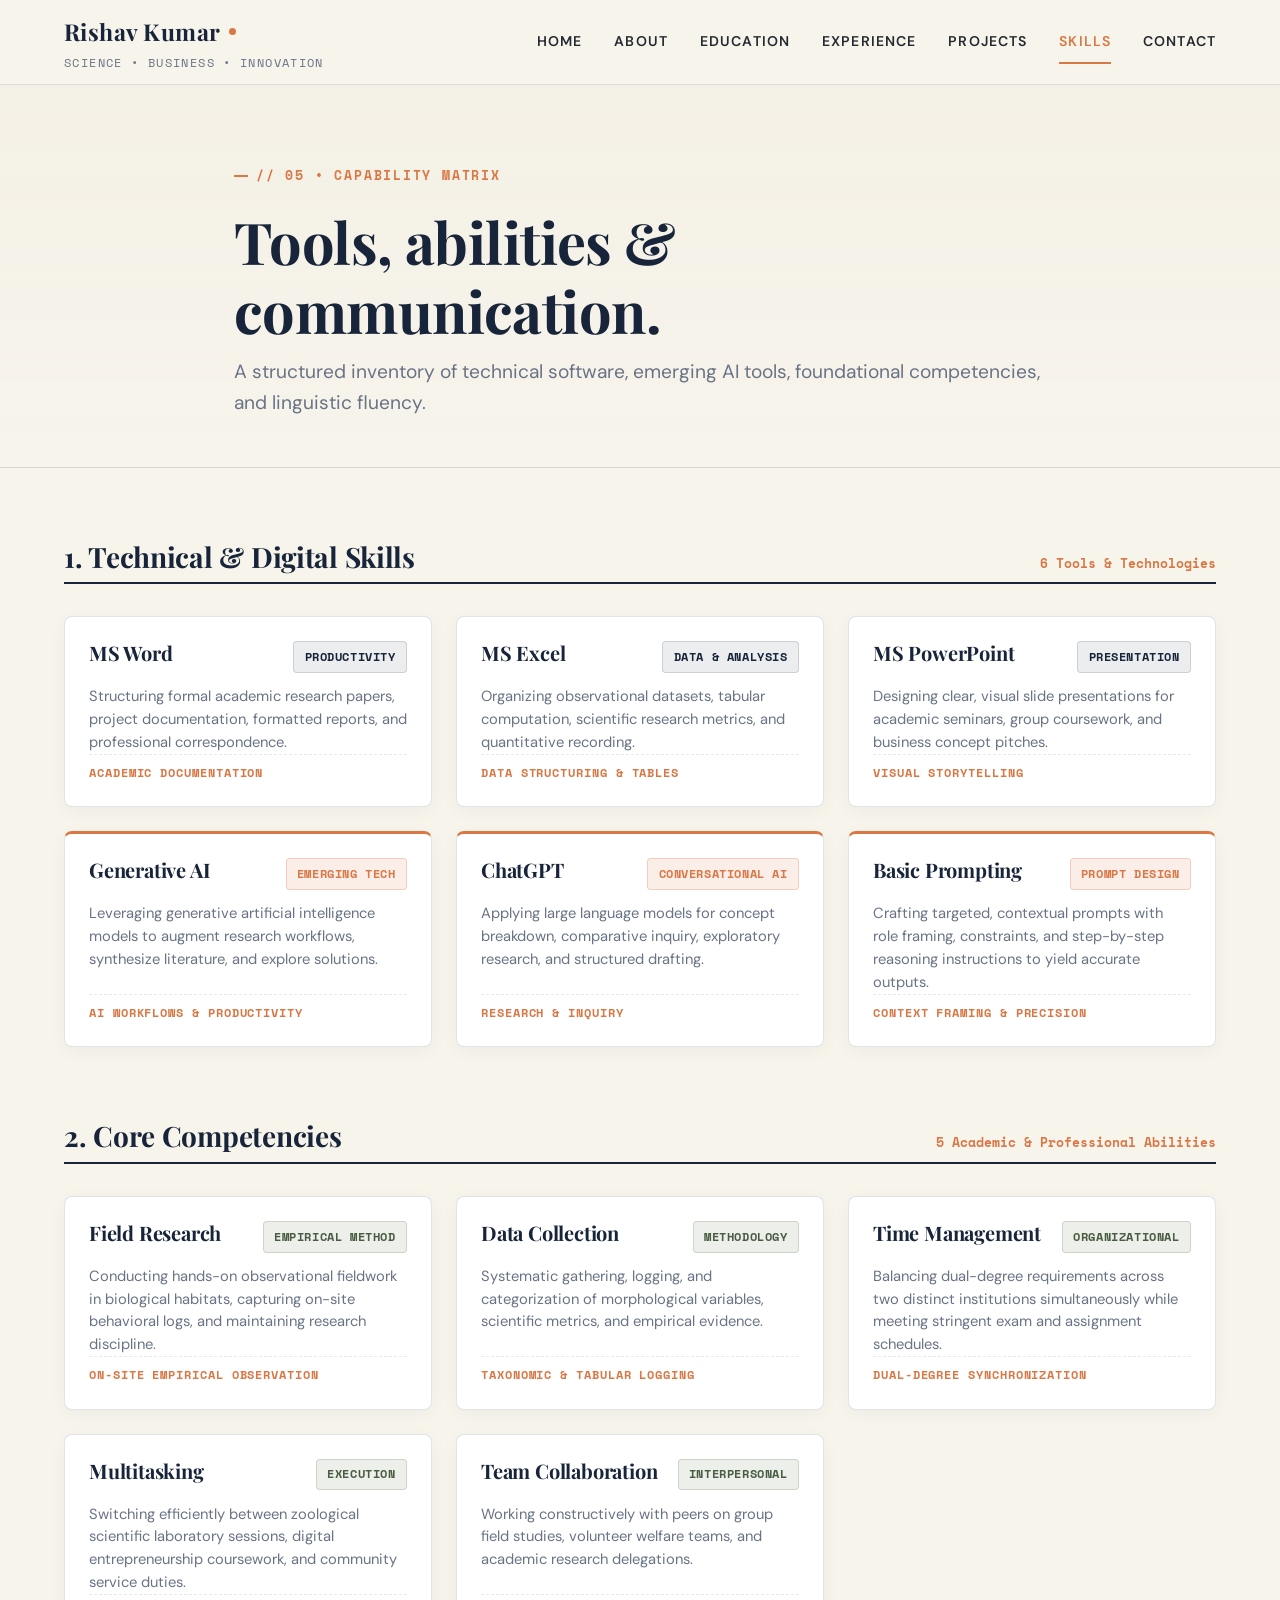
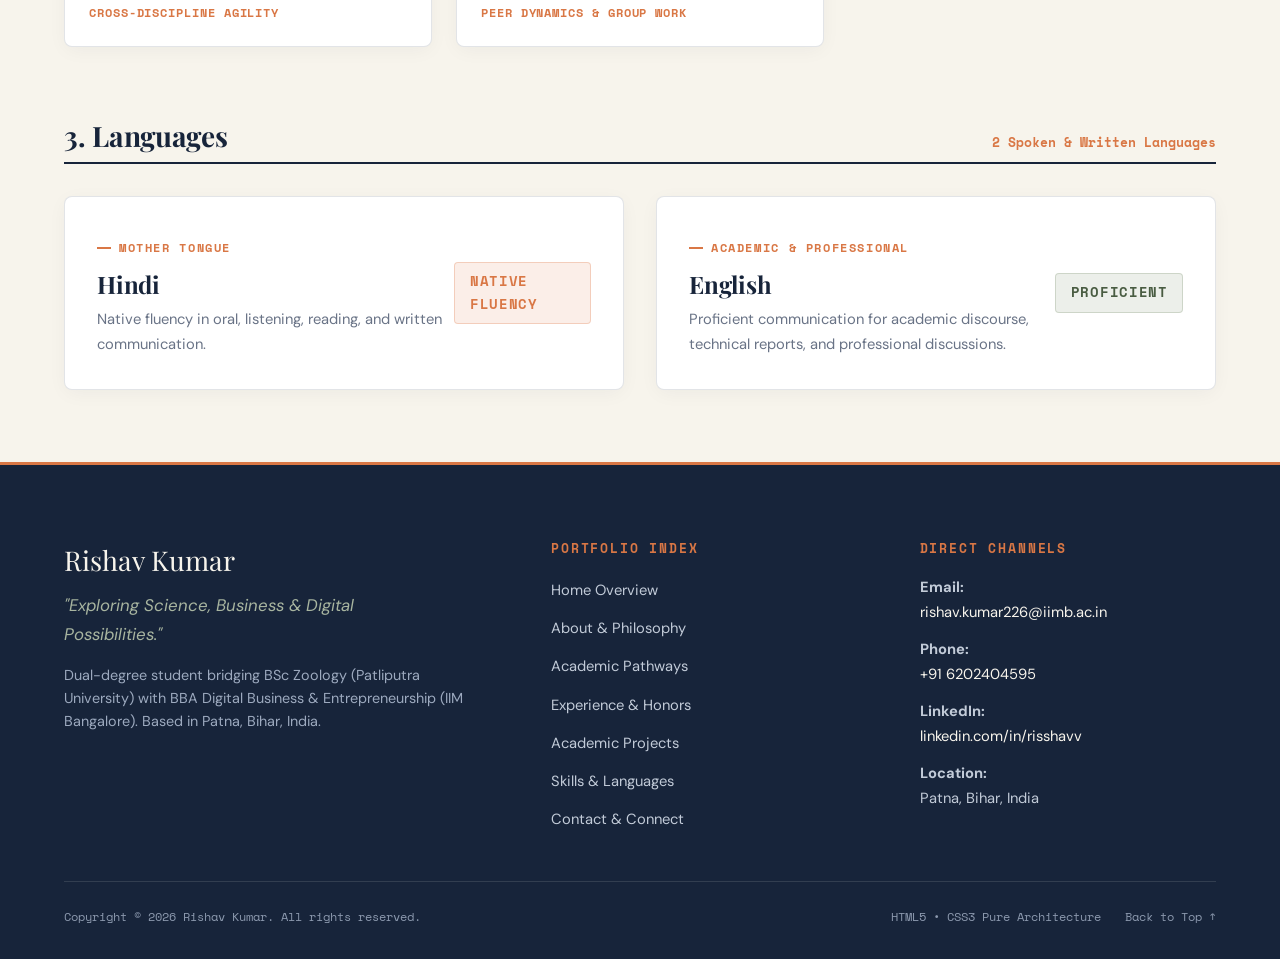
<file: skills.html>
<!DOCTYPE html>
<html lang="en">
<head>
  <meta charset="UTF-8">
  <meta name="viewport" content="width=device-width, initial-scale=1.0">
  <meta name="description" content="Technical, digital, core competencies and languages of Rishav Kumar — MS Office, Generative AI, Field Research, Multitasking, Hindi and English.">
  <meta name="author" content="Rishav Kumar">
  <title>Skills &amp; Languages — Rishav Kumar | Academic Portfolio</title>
  <link rel="stylesheet" href="css/style.css">
</head>
<body>

  <!-- Accessible Skip to Main Content Link -->
  <a href="#main-content" class="skip-link">Skip to main content</a>

  <!-- ========================================================================
       SITE HEADER & NAVIGATION
       ======================================================================== -->
  <header class="site-header">
    <div class="container nav-container">
      
      <!-- Brand Identity -->
      <a href="index.html" class="brand" aria-label="Rishav Kumar Portfolio Home">
        <span class="brand-name">Rishav Kumar <span class="brand-dot" aria-hidden="true"></span></span>
        <span class="brand-subtitle">Science &bull; Business &bull; Innovation</span>
      </a>

      <!-- Pure CSS Mobile Menu Checkbox Toggle (No JavaScript) -->
      <input type="checkbox" id="nav-toggle" class="nav-toggle" aria-label="Toggle navigation menu">
      <label for="nav-toggle" class="nav-toggle-label" aria-hidden="true">
        <span></span>
        <span></span>
        <span></span>
      </label>

      <!-- Primary Navigation Links -->
      <nav class="site-nav" aria-label="Primary Navigation">
        <ul class="nav-list">
          <li class="nav-item"><a href="index.html" class="nav-link">HOME</a></li>
          <li class="nav-item"><a href="about.html" class="nav-link">ABOUT</a></li>
          <li class="nav-item"><a href="education.html" class="nav-link">EDUCATION</a></li>
          <li class="nav-item"><a href="experience.html" class="nav-link">EXPERIENCE</a></li>
          <li class="nav-item"><a href="projects.html" class="nav-link">PROJECTS</a></li>
          <li class="nav-item"><a href="skills.html" class="nav-link active">SKILLS</a></li>
          <li class="nav-item"><a href="contact.html" class="nav-link">CONTACT</a></li>
        </ul>
      </nav>

    </div>
  </header>

  <!-- ========================================================================
       MAIN CONTENT: SKILLS & LANGUAGES
       ======================================================================== -->
  <main id="main-content">

    <!-- PAGE HEADER -->
    <header class="page-header">
      <div class="container page-header-inner">
        <span class="mono-label">// 05 &bull; CAPABILITY MATRIX</span>
        <h1 class="page-title">Tools, abilities &amp; communication.</h1>
        <p class="page-description">
          A structured inventory of technical software, emerging AI tools, foundational competencies, and linguistic fluency.
        </p>
      </div>
    </header>

    <!-- SKILLS MAIN CONTAINER -->
    <section class="section" aria-label="Skills &amp; Competencies Portfolio">
      <div class="container">

        <!-- ==================================================================
             SECTION 1: TECHNICAL & DIGITAL SKILLS
             ================================================================== -->
        <div class="skills-section-header" style="margin-top: 0;">
          <h2>1. Technical &amp; Digital Skills</h2>
          <span class="skills-count-tag">6 Tools &amp; Technologies</span>
        </div>

        <div class="skills-grid-modern">
          
          <!-- Tool 1: MS Word -->
          <article class="skill-card-detailed">
            <div>
              <div class="skill-card-header">
                <h3 class="skill-title">MS Word</h3>
                <span class="badge badge-navy">Productivity</span>
              </div>
              <p class="skill-desc">
                Structuring formal academic research papers, project documentation, formatted reports, and professional correspondence.
              </p>
            </div>
            <div class="skill-footer-tag">Academic Documentation</div>
          </article>

          <!-- Tool 2: MS Excel -->
          <article class="skill-card-detailed">
            <div>
              <div class="skill-card-header">
                <h3 class="skill-title">MS Excel</h3>
                <span class="badge badge-navy">Data &amp; Analysis</span>
              </div>
              <p class="skill-desc">
                Organizing observational datasets, tabular computation, scientific research metrics, and quantitative recording.
              </p>
            </div>
            <div class="skill-footer-tag">Data Structuring &amp; Tables</div>
          </article>

          <!-- Tool 3: MS PowerPoint -->
          <article class="skill-card-detailed">
            <div>
              <div class="skill-card-header">
                <h3 class="skill-title">MS PowerPoint</h3>
                <span class="badge badge-navy">Presentation</span>
              </div>
              <p class="skill-desc">
                Designing clear, visual slide presentations for academic seminars, group coursework, and business concept pitches.
              </p>
            </div>
            <div class="skill-footer-tag">Visual Storytelling</div>
          </article>

          <!-- Tool 4: Generative AI -->
          <article class="skill-card-detailed" style="border-top: 3px solid var(--color-burnt-orange);">
            <div>
              <div class="skill-card-header">
                <h3 class="skill-title">Generative AI</h3>
                <span class="badge badge-orange">Emerging Tech</span>
              </div>
              <p class="skill-desc">
                Leveraging generative artificial intelligence models to augment research workflows, synthesize literature, and explore solutions.
              </p>
            </div>
            <div class="skill-footer-tag">AI Workflows &amp; Productivity</div>
          </article>

          <!-- Tool 5: ChatGPT -->
          <article class="skill-card-detailed" style="border-top: 3px solid var(--color-burnt-orange);">
            <div>
              <div class="skill-card-header">
                <h3 class="skill-title">ChatGPT</h3>
                <span class="badge badge-orange">Conversational AI</span>
              </div>
              <p class="skill-desc">
                Applying large language models for concept breakdown, comparative inquiry, exploratory research, and structured drafting.
              </p>
            </div>
            <div class="skill-footer-tag">Research &amp; Inquiry</div>
          </article>

          <!-- Tool 6: Basic Prompting -->
          <article class="skill-card-detailed" style="border-top: 3px solid var(--color-burnt-orange);">
            <div>
              <div class="skill-card-header">
                <h3 class="skill-title">Basic Prompting</h3>
                <span class="badge badge-orange">Prompt Design</span>
              </div>
              <p class="skill-desc">
                Crafting targeted, contextual prompts with role framing, constraints, and step-by-step reasoning instructions to yield accurate outputs.
              </p>
            </div>
            <div class="skill-footer-tag">Context Framing &amp; Precision</div>
          </article>

        </div>

        <!-- ==================================================================
             SECTION 2: CORE COMPETENCIES
             ================================================================== -->
        <div class="skills-section-header">
          <h2>2. Core Competencies</h2>
          <span class="skills-count-tag">5 Academic &amp; Professional Abilities</span>
        </div>

        <div class="skills-grid-modern">
          
          <!-- Competency 1: Field Research -->
          <article class="skill-card-detailed card-sage">
            <div>
              <div class="skill-card-header">
                <h3 class="skill-title">Field Research</h3>
                <span class="badge badge-sage">Empirical Method</span>
              </div>
              <p class="skill-desc">
                Conducting hands-on observational fieldwork in biological habitats, capturing on-site behavioral logs, and maintaining research discipline.
              </p>
            </div>
            <div class="skill-footer-tag">On-Site Empirical Observation</div>
          </article>

          <!-- Competency 2: Data Collection -->
          <article class="skill-card-detailed card-sage">
            <div>
              <div class="skill-card-header">
                <h3 class="skill-title">Data Collection</h3>
                <span class="badge badge-sage">Methodology</span>
              </div>
              <p class="skill-desc">
                Systematic gathering, logging, and categorization of morphological variables, scientific metrics, and empirical evidence.
              </p>
            </div>
            <div class="skill-footer-tag">Taxonomic &amp; Tabular Logging</div>
          </article>

          <!-- Competency 3: Time Management -->
          <article class="skill-card-detailed card-sage">
            <div>
              <div class="skill-card-header">
                <h3 class="skill-title">Time Management</h3>
                <span class="badge badge-sage">Organizational</span>
              </div>
              <p class="skill-desc">
                Balancing dual-degree requirements across two distinct institutions simultaneously while meeting stringent exam and assignment schedules.
              </p>
            </div>
            <div class="skill-footer-tag">Dual-Degree Synchronization</div>
          </article>

          <!-- Competency 4: Multitasking -->
          <article class="skill-card-detailed card-sage">
            <div>
              <div class="skill-card-header">
                <h3 class="skill-title">Multitasking</h3>
                <span class="badge badge-sage">Execution</span>
              </div>
              <p class="skill-desc">
                Switching efficiently between zoological scientific laboratory sessions, digital entrepreneurship coursework, and community service duties.
              </p>
            </div>
            <div class="skill-footer-tag">Cross-Discipline Agility</div>
          </article>

          <!-- Competency 5: Team Collaboration -->
          <article class="skill-card-detailed card-sage">
            <div>
              <div class="skill-card-header">
                <h3 class="skill-title">Team Collaboration</h3>
                <span class="badge badge-sage">Interpersonal</span>
              </div>
              <p class="skill-desc">
                Working constructively with peers on group field studies, volunteer welfare teams, and academic research delegations.
              </p>
            </div>
            <div class="skill-footer-tag">Peer Dynamics &amp; Group Work</div>
          </article>

        </div>

        <!-- ==================================================================
             SECTION 3: LANGUAGES
             ================================================================== -->
        <div class="skills-section-header">
          <h2>3. Languages</h2>
          <span class="skills-count-tag">2 Spoken &amp; Written Languages</span>
        </div>

        <div class="languages-grid">
          
          <!-- Language 1: Hindi -->
          <article class="language-card">
            <div>
              <span class="mono-label" style="font-size: 0.72rem;">MOTHER TONGUE</span>
              <h3 class="language-name">Hindi</h3>
              <p class="language-sub">Native fluency in oral, listening, reading, and written communication.</p>
            </div>
            <span class="badge badge-orange" style="font-size: 0.85rem; padding: 0.45rem 0.9rem;">
              Native Fluency
            </span>
          </article>

          <!-- Language 2: English -->
          <article class="language-card">
            <div>
              <span class="mono-label" style="font-size: 0.72rem;">ACADEMIC &amp; PROFESSIONAL</span>
              <h3 class="language-name">English</h3>
              <p class="language-sub">Proficient communication for academic discourse, technical reports, and professional discussions.</p>
            </div>
            <span class="badge badge-sage" style="font-size: 0.85rem; padding: 0.45rem 0.9rem;">
              Proficient
            </span>
          </article>

        </div>

      </div>
    </section>

  </main>

  <!-- ========================================================================
       GLOBAL FOOTER
       ======================================================================== -->
  <footer class="site-footer">
    <div class="container">
      
      <div class="footer-top">
        <div class="footer-brand">
          <div class="footer-brand-title">Rishav Kumar</div>
          <p class="footer-tagline">"Exploring Science, Business &amp; Digital Possibilities."</p>
          <p class="footer-bio-snippet">
            Dual-degree student bridging BSc Zoology (Patliputra University) with BBA Digital Business &amp; Entrepreneurship (IIM Bangalore). Based in Patna, Bihar, India.
          </p>
        </div>

        <nav aria-label="Footer Site Navigation">
          <div class="footer-column-title">PORTFOLIO INDEX</div>
          <ul class="footer-nav-list">
            <li><a href="index.html" class="footer-nav-link">Home Overview</a></li>
            <li><a href="about.html" class="footer-nav-link">About &amp; Philosophy</a></li>
            <li><a href="education.html" class="footer-nav-link">Academic Pathways</a></li>
            <li><a href="experience.html" class="footer-nav-link">Experience &amp; Honors</a></li>
            <li><a href="projects.html" class="footer-nav-link">Academic Projects</a></li>
            <li><a href="skills.html" class="footer-nav-link">Skills &amp; Languages</a></li>
            <li><a href="contact.html" class="footer-nav-link">Contact &amp; Connect</a></li>
          </ul>
        </nav>

        <div>
          <div class="footer-column-title">DIRECT CHANNELS</div>
          <ul class="footer-contact-list">
            <li class="footer-contact-item">
              <strong>Email:</strong><br>
              <a href="mailto:rishav.kumar226@iimb.ac.in">rishav.kumar226@iimb.ac.in</a>
            </li>
            <li class="footer-contact-item">
              <strong>Phone:</strong><br>
              <a href="tel:6202404595">+91 6202404595</a>
            </li>
            <li class="footer-contact-item">
              <strong>LinkedIn:</strong><br>
              <a href="https://www.linkedin.com/in/risshavv" target="_blank" rel="noopener noreferrer">linkedin.com/in/risshavv</a>
            </li>
            <li class="footer-contact-item">
              <strong>Location:</strong><br>
              Patna, Bihar, India
            </li>
          </ul>
        </div>
      </div>

      <div class="footer-bottom">
        <div>
          Copyright &copy; 2026 Rishav Kumar. All rights reserved.
        </div>
        <div class="footer-bottom-links">
          <span>HTML5 &bull; CSS3 Pure Architecture</span>
          <a href="#main-content">Back to Top &uarr;</a>
        </div>
      </div>

    </div>
  </footer>

</body>
</html>
</file>
<file: css/style.css>
/* ==========================================================================
   PORTFOLIO WEBSITE - RISHAV KUMAR
   Academic Personal Portfolio (HTML5 & CSS3 Only)
   Design System, Editorial Typography & Responsive Layouts
   ========================================================================== */

/* --------------------------------------------------------------------------
   01. GOOGLE FONTS IMPORT
   - Playfair Display (Elegant Serif for Headings)
   - DM Sans (Contemporary Sans-Serif for Body & Navigation)
   - Space Mono (Editorial Monospace for Micro-Labels, Numbers & Metadata)
   -------------------------------------------------------------------------- */
@import url('https://fonts.googleapis.com/css2?family=DM+Sans:ital,opsz,wght@0,9..40,100..1000;1,9..40,100..1000&family=Playfair+Display:ital,wght@0,400..900;1,400..900&family=Space+Mono:ital,wght@0,400;0,700;1,400;1,700&display=swap');

/* --------------------------------------------------------------------------
   02. DESIGN SYSTEM & CSS VARIABLES
   Strict adherence to the curated project color palette:
   - Midnight Navy: #17243A (primary dark)
   - Warm Ivory: #F7F4EC (main dominant background)
   - Burnt Orange: #D97745 (primary accent)
   - Muted Sage: #A8B5A0 (secondary accent)
   - Slate Grey: #697386 (secondary text)
   - White: #FFFFFF (cards & contrast containers)
   - Charcoal: #252A32 (body text on light backgrounds)
   -------------------------------------------------------------------------- */
:root {
  /* Core Palette */
  --color-midnight-navy: #17243A;
  --color-navy-dark: #101B2D;
  --color-warm-ivory: #F7F4EC;
  --color-warm-ivory-tint: #EFEADB;
  --color-warm-ivory-card: #FAF8F2;
  --color-burnt-orange: #D97745;
  --color-burnt-orange-hover: #BF6233;
  --color-burnt-orange-soft: rgba(217, 119, 69, 0.12);
  --color-muted-sage: #A8B5A0;
  --color-muted-sage-soft: rgba(168, 181, 160, 0.22);
  --color-muted-sage-border: rgba(168, 181, 160, 0.45);
  --color-slate-grey: #697386;
  --color-white: #FFFFFF;
  --color-charcoal: #252A32;

  /* Typography Stacks */
  --font-serif: 'Playfair Display', Georgia, serif;
  --font-sans: 'DM Sans', -apple-system, BlinkMacSystemFont, 'Segoe UI', Roboto, sans-serif;
  --font-mono: 'Space Mono', 'Courier New', monospace;

  /* Spacing Scale */
  --space-2xs: 0.25rem;
  --space-xs: 0.5rem;
  --space-sm: 0.75rem;
  --space-md: 1rem;
  --space-lg: 1.5rem;
  --space-xl: 2rem;
  --space-2xl: 3rem;
  --space-3xl: 4.5rem;
  --space-4xl: 6rem;

  /* Container & Layout */
  --container-max-width: 1200px;
  --container-narrow-width: 860px;
  --container-padding: 1.5rem;

  /* Hairline Borders & Shadows */
  --border-subtle: 1px solid rgba(23, 36, 58, 0.12);
  --border-subtle-dark: 1px solid rgba(247, 244, 236, 0.12);
  --border-accent: 1px solid rgba(217, 119, 69, 0.35);
  --border-radius-sm: 4px;
  --border-radius-md: 8px;
  --border-radius-lg: 14px;
  --shadow-subtle: 0 4px 20px -2px rgba(23, 36, 58, 0.05);
  --shadow-elevated: 0 12px 32px -4px rgba(23, 36, 58, 0.08), 0 4px 12px -2px rgba(23, 36, 58, 0.04);
  --shadow-hover: 0 18px 40px -6px rgba(23, 36, 58, 0.14), 0 6px 16px -2px rgba(23, 36, 58, 0.06);

  /* Transitions */
  --transition-fast: 0.18s ease-in-out;
  --transition-smooth: 0.28s cubic-bezier(0.16, 1, 0.3, 1);
}

/* --------------------------------------------------------------------------
   03. CSS RESET & GLOBAL RESETS
   -------------------------------------------------------------------------- */
*, *::before, *::after {
  box-sizing: border-box;
  margin: 0;
  padding: 0;
}

html {
  font-size: 16px;
  scroll-behavior: smooth;
  -webkit-text-size-adjust: 100%;
}

body {
  font-family: var(--font-sans);
  background-color: var(--color-warm-ivory);
  color: var(--color-charcoal);
  line-height: 1.7;
  font-size: 1.05rem;
  min-height: 100vh;
  display: flex;
  flex-direction: column;
  -webkit-font-smoothing: antialiased;
  -moz-osx-font-smoothing: grayscale;
}

img {
  max-width: 100%;
  height: auto;
  display: block;
}

a {
  color: inherit;
  text-decoration: none;
  transition: color var(--transition-fast);
}

ul, ol {
  list-style: none;
}

button, input, textarea, select {
  font: inherit;
  color: inherit;
}

/* --------------------------------------------------------------------------
   04. TYPOGRAPHY & VISUAL HIERARCHY
   -------------------------------------------------------------------------- */
h1, h2, h3, h4, h5, h6 {
  font-family: var(--font-serif);
  color: var(--color-midnight-navy);
  font-weight: 700;
  line-height: 1.2;
  letter-spacing: -0.01em;
}

h1 {
  font-size: clamp(2.4rem, 4.5vw, 3.8rem);
}

h2 {
  font-size: clamp(1.85rem, 3.2vw, 2.6rem);
  margin-bottom: var(--space-md);
}

h3 {
  font-size: clamp(1.3rem, 2vw, 1.65rem);
  margin-bottom: var(--space-xs);
}

h4 {
  font-size: 1.15rem;
  font-weight: 600;
}

p {
  margin-bottom: var(--space-md);
  color: var(--color-charcoal);
}

p:last-child {
  margin-bottom: 0;
}

/* Serif italics for human editorial accent */
.font-italic {
  font-style: italic;
  font-weight: 400;
}

/* Editorial micro-labels and section tags */
.mono-label {
  font-family: var(--font-mono);
  font-size: 0.8rem;
  text-transform: uppercase;
  letter-spacing: 0.14em;
  color: var(--color-burnt-orange);
  font-weight: 700;
  display: inline-flex;
  align-items: center;
  gap: 0.5rem;
  margin-bottom: var(--space-sm);
}

.mono-label::before {
  content: "";
  display: inline-block;
  width: 14px;
  height: 2px;
  background-color: var(--color-burnt-orange);
}

.mono-label.dark-variant {
  color: var(--color-muted-sage);
}

.mono-label.dark-variant::before {
  background-color: var(--color-muted-sage);
}

/* Supporting text & captions */
.text-lead {
  font-size: clamp(1.15rem, 1.8vw, 1.35rem);
  line-height: 1.6;
  color: var(--color-midnight-navy);
  font-weight: 400;
}

.text-muted {
  color: var(--color-slate-grey);
}

.text-navy {
  color: var(--color-midnight-navy);
}

.text-orange {
  color: var(--color-burnt-orange);
}

/* --------------------------------------------------------------------------
   05. CONTAINER & STRUCTURAL UTILITIES
   -------------------------------------------------------------------------- */
.container {
  width: 100%;
  max-width: var(--container-max-width);
  margin-left: auto;
  margin-right: auto;
  padding-left: var(--container-padding);
  padding-right: var(--container-padding);
}

.container-narrow {
  width: 100%;
  max-width: var(--container-narrow-width);
  margin-left: auto;
  margin-right: auto;
  padding-left: var(--container-padding);
  padding-right: var(--container-padding);
}

main {
  flex: 1 0 auto;
}

.section {
  padding-top: var(--space-3xl);
  padding-bottom: var(--space-3xl);
  position: relative;
}

.section-dark {
  background-color: var(--color-midnight-navy);
  color: var(--color-warm-ivory);
}

.section-dark h1,
.section-dark h2,
.section-dark h3,
.section-dark h4 {
  color: var(--color-warm-ivory);
}

.section-dark p {
  color: #D1D8E2;
}

.section-tinted {
  background-color: var(--color-warm-ivory-tint);
  border-top: var(--border-subtle);
  border-bottom: var(--border-subtle);
}

/* Thin editorial divider */
.divider {
  border: none;
  border-top: var(--border-subtle);
  margin: var(--space-2xl) 0;
}

.divider-dark {
  border-top: var(--border-subtle-dark);
}

/* --------------------------------------------------------------------------
   06. GLOBAL HEADER & PURE CSS RESPONSIVE NAVIGATION
   Functional, accessible, and 100% JavaScript-free
   -------------------------------------------------------------------------- */
.site-header {
  position: sticky;
  top: 0;
  z-index: 1000;
  background-color: rgba(247, 244, 236, 0.94);
  backdrop-filter: blur(10px);
  -webkit-backdrop-filter: blur(10px);
  border-bottom: var(--border-subtle);
  transition: background-color var(--transition-fast);
}

.nav-container {
  display: flex;
  align-items: center;
  justify-content: space-between;
  height: 84px;
}

/* Brand Logo */
.brand {
  display: flex;
  flex-direction: column;
  gap: 2px;
}

.brand-name {
  font-family: var(--font-serif);
  font-size: 1.45rem;
  font-weight: 700;
  color: var(--color-midnight-navy);
  letter-spacing: 0.02em;
  display: flex;
  align-items: center;
  gap: 0.5rem;
}

.brand-dot {
  display: inline-block;
  width: 7px;
  height: 7px;
  background-color: var(--color-burnt-orange);
  border-radius: 50%;
}

.brand-subtitle {
  font-family: var(--font-mono);
  font-size: 0.72rem;
  text-transform: uppercase;
  letter-spacing: 0.12em;
  color: var(--color-slate-grey);
}

/* Checkbox toggle trick for responsive mobile menu without JS */
.nav-toggle {
  display: none;
}

.nav-toggle-label {
  display: none;
  cursor: pointer;
  padding: 0.5rem;
  border: 1px solid rgba(23, 36, 58, 0.15);
  border-radius: var(--border-radius-sm);
  background: var(--color-white);
  flex-direction: column;
  justify-content: center;
  align-items: center;
  gap: 5px;
  width: 42px;
  height: 42px;
}

.nav-toggle-label span {
  display: block;
  width: 22px;
  height: 2px;
  background-color: var(--color-midnight-navy);
  transition: transform var(--transition-fast), opacity var(--transition-fast);
}

/* Navigation Links */
.site-nav {
  display: flex;
  align-items: center;
}

.nav-list {
  display: flex;
  align-items: center;
  gap: 2rem;
}

.nav-item {
  position: relative;
}

.nav-link {
  font-family: var(--font-sans);
  font-size: 0.88rem;
  font-weight: 600;
  letter-spacing: 0.08em;
  text-transform: uppercase;
  color: var(--color-charcoal);
  padding: 0.6rem 0;
  display: inline-block;
  position: relative;
  transition: color var(--transition-fast);
}

.nav-link::after {
  content: "";
  position: absolute;
  bottom: 0;
  left: 0;
  width: 0%;
  height: 2px;
  background-color: var(--color-burnt-orange);
  transition: width var(--transition-smooth);
}

.nav-link:hover {
  color: var(--color-burnt-orange);
}

.nav-link:hover::after {
  width: 100%;
}

/* Active Page Indicator */
.nav-link.active {
  color: var(--color-burnt-orange);
}

.nav-link.active::after {
  width: 100%;
}

/* --------------------------------------------------------------------------
   07. BUTTONS, CARDS & SHARED COMPONENTS
   -------------------------------------------------------------------------- */
/* Buttons */
.btn-group {
  display: flex;
  flex-wrap: wrap;
  gap: 1rem;
  align-items: center;
  margin-top: var(--space-xl);
}

.btn {
  display: inline-flex;
  align-items: center;
  justify-content: center;
  gap: 0.6rem;
  padding: 0.9rem 1.85rem;
  font-family: var(--font-sans);
  font-size: 0.92rem;
  font-weight: 600;
  letter-spacing: 0.04em;
  border-radius: var(--border-radius-sm);
  border: 1px solid transparent;
  cursor: pointer;
  transition: transform var(--transition-fast), background-color var(--transition-fast), border-color var(--transition-fast), box-shadow var(--transition-fast);
  text-decoration: none;
}

.btn-primary {
  background-color: var(--color-burnt-orange);
  color: var(--color-white);
  border-color: var(--color-burnt-orange);
  box-shadow: 0 4px 14px rgba(217, 119, 69, 0.28);
}

.btn-primary:hover {
  background-color: var(--color-burnt-orange-hover);
  border-color: var(--color-burnt-orange-hover);
  transform: translateY(-2px);
  box-shadow: 0 6px 18px rgba(217, 119, 69, 0.36);
  color: var(--color-white);
}

.btn-secondary {
  background-color: transparent;
  color: var(--color-midnight-navy);
  border-color: var(--color-midnight-navy);
}

.btn-secondary:hover {
  background-color: var(--color-midnight-navy);
  color: var(--color-warm-ivory);
  transform: translateY(-2px);
}

.btn-secondary-light {
  background-color: transparent;
  color: var(--color-warm-ivory);
  border-color: rgba(247, 244, 236, 0.6);
}

.btn-secondary-light:hover {
  background-color: var(--color-warm-ivory);
  color: var(--color-midnight-navy);
  border-color: var(--color-warm-ivory);
  transform: translateY(-2px);
}

/* Editorial Cards */
.card {
  background-color: var(--color-white);
  border: var(--border-subtle);
  border-radius: var(--border-radius-md);
  padding: var(--space-xl);
  box-shadow: var(--shadow-subtle);
  transition: transform var(--transition-smooth), box-shadow var(--transition-smooth), border-color var(--transition-smooth);
  position: relative;
}

.card:hover {
  transform: translateY(-4px);
  box-shadow: var(--shadow-elevated);
  border-color: rgba(217, 119, 69, 0.25);
}

.card-navy {
  background-color: var(--color-midnight-navy);
  color: var(--color-warm-ivory);
  border-color: rgba(247, 244, 236, 0.1);
}

.card-navy:hover {
  border-color: var(--color-burnt-orange);
}

.card-sage {
  background-color: var(--color-warm-ivory-card);
  border-left: 4px solid var(--color-muted-sage);
}

.card-orange {
  border-left: 4px solid var(--color-burnt-orange);
}

/* Badges & Tags */
.badge {
  display: inline-flex;
  align-items: center;
  gap: 0.35rem;
  font-family: var(--font-mono);
  font-size: 0.74rem;
  padding: 0.3rem 0.65rem;
  border-radius: var(--border-radius-sm);
  letter-spacing: 0.05em;
  font-weight: 700;
  text-transform: uppercase;
}

.badge-orange {
  background-color: var(--color-burnt-orange-soft);
  color: var(--color-burnt-orange);
  border: 1px solid rgba(217, 119, 69, 0.28);
}

.badge-sage {
  background-color: var(--color-muted-sage-soft);
  color: #495C42;
  border: 1px solid var(--color-muted-sage-border);
}

.badge-navy {
  background-color: rgba(23, 36, 58, 0.08);
  color: var(--color-midnight-navy);
  border: 1px solid rgba(23, 36, 58, 0.15);
}

/* Editorial Page Title Header */
.page-header {
  padding-top: var(--space-3xl);
  padding-bottom: var(--space-2xl);
  border-bottom: var(--border-subtle);
  background: linear-gradient(180deg, rgba(239, 234, 219, 0.4) 0%, var(--color-warm-ivory) 100%);
}

.page-header-inner {
  max-width: var(--container-narrow-width);
}

.page-header .page-title {
  margin-top: var(--space-xs);
  margin-bottom: var(--space-sm);
}

.page-header .page-description {
  font-size: 1.2rem;
  color: var(--color-slate-grey);
  line-height: 1.6;
}

/* --------------------------------------------------------------------------
   08. PAGE 1: HOME (index.html)
   -------------------------------------------------------------------------- */
.hero-section {
  padding-top: var(--space-3xl);
  padding-bottom: var(--space-4xl);
}

.hero-grid {
  display: grid;
  grid-template-columns: 1.15fr 0.85fr;
  gap: var(--space-3xl);
  align-items: center;
}

.hero-content {
  display: flex;
  flex-direction: column;
}

.hero-eyebrow {
  margin-bottom: var(--space-md);
}

.hero-title {
  margin-bottom: var(--space-md);
  font-size: clamp(2.6rem, 4.8vw, 4.2rem);
  line-height: 1.12;
}

.hero-subtitle {
  font-size: clamp(1.2rem, 2vw, 1.45rem);
  font-weight: 500;
  line-height: 1.45;
  color: var(--color-midnight-navy);
  margin-bottom: var(--space-lg);
  border-left: 3px solid var(--color-burnt-orange);
  padding-left: var(--space-md);
}

.hero-bio {
  color: var(--color-charcoal);
  font-size: 1.08rem;
  line-height: 1.75;
  margin-bottom: var(--space-sm);
}

/* Hero Profile Frame */
.hero-profile-container {
  position: relative;
}

.profile-card {
  position: relative;
  background-color: var(--color-white);
  padding: 1.25rem;
  border-radius: var(--border-radius-md);
  border: var(--border-subtle);
  box-shadow: var(--shadow-elevated);
}

.profile-card::before {
  content: "";
  position: absolute;
  top: -12px;
  right: -12px;
  width: 100%;
  height: 100%;
  border: 1px solid var(--color-muted-sage);
  border-radius: var(--border-radius-md);
  z-index: -1;
  background-color: var(--color-muted-sage-soft);
}

.profile-image-wrapper {
  position: relative;
  overflow: hidden;
  border-radius: var(--border-radius-sm);
  aspect-ratio: 4 / 5.1;
  background-color: var(--color-warm-ivory-tint);
}

.profile-img {
  width: 100%;
  height: 100%;
  object-fit: cover;
  object-position: center 15%;
  display: block;
  transition: transform var(--transition-smooth);
}

.profile-card:hover .profile-img {
  transform: scale(1.02);
}

.profile-card-caption {
  margin-top: 1rem;
  display: flex;
  justify-content: space-between;
  align-items: center;
  padding-top: 0.75rem;
  border-top: var(--border-subtle);
}

.profile-caption-name {
  font-family: var(--font-serif);
  font-weight: 700;
  font-size: 1.05rem;
  color: var(--color-midnight-navy);
}

.profile-caption-location {
  font-family: var(--font-mono);
  font-size: 0.74rem;
  color: var(--color-slate-grey);
}

/* Statistics Bar */
.stats-section {
  background-color: var(--color-midnight-navy);
  color: var(--color-warm-ivory);
  padding: var(--space-2xl) 0;
  border-top: 3px solid var(--color-burnt-orange);
}

.stats-grid {
  display: grid;
  grid-template-columns: repeat(3, 1fr);
  gap: var(--space-xl);
}

.stat-item {
  display: flex;
  flex-direction: column;
  padding: 0 var(--space-lg);
  border-right: 1px solid rgba(247, 244, 236, 0.15);
}

.stat-item:last-child {
  border-right: none;
}

.stat-number {
  font-family: var(--font-mono);
  font-size: clamp(2.4rem, 4vw, 3.4rem);
  font-weight: 700;
  color: var(--color-burnt-orange);
  line-height: 1;
  margin-bottom: 0.4rem;
}

.stat-title {
  font-family: var(--font-serif);
  font-size: 1.25rem;
  font-weight: 600;
  color: var(--color-warm-ivory);
  margin-bottom: 0.25rem;
}

.stat-desc {
  font-size: 0.88rem;
  color: #A0ABC0;
  line-height: 1.5;
}

/* Home Highlights Preview */
.pillars-grid {
  display: grid;
  grid-template-columns: repeat(3, 1fr);
  gap: var(--space-xl);
  margin-top: var(--space-2xl);
}

.pillar-card {
  display: flex;
  flex-direction: column;
  justify-content: space-between;
}

.pillar-number {
  font-family: var(--font-mono);
  font-size: 0.85rem;
  font-weight: 700;
  color: var(--color-burnt-orange);
  margin-bottom: var(--space-sm);
}

.pillar-link {
  display: inline-flex;
  align-items: center;
  gap: 0.4rem;
  font-family: var(--font-mono);
  font-size: 0.8rem;
  text-transform: uppercase;
  letter-spacing: 0.1em;
  font-weight: 700;
  color: var(--color-burnt-orange);
  margin-top: var(--space-md);
}

.pillar-link:hover {
  text-decoration: underline;
}

/* --------------------------------------------------------------------------
   09. PAGE 2: ABOUT ME (about.html)
   -------------------------------------------------------------------------- */
.editorial-quote-block {
  margin: var(--space-2xl) 0;
  padding: var(--space-2xl);
  background-color: var(--color-white);
  border: var(--border-subtle);
  border-left: 5px solid var(--color-burnt-orange);
  border-radius: var(--border-radius-md);
  box-shadow: var(--shadow-subtle);
}

.editorial-quote-text {
  font-family: var(--font-serif);
  font-size: clamp(1.3rem, 2.2vw, 1.7rem);
  line-height: 1.5;
  color: var(--color-midnight-navy);
  font-style: italic;
  margin-bottom: var(--space-md);
}

.editorial-quote-cite {
  font-family: var(--font-mono);
  font-size: 0.82rem;
  text-transform: uppercase;
  letter-spacing: 0.12em;
  color: var(--color-burnt-orange);
  font-weight: 700;
}

.about-intro-box {
  background-color: var(--color-white);
  border: var(--border-subtle);
  border-radius: var(--border-radius-md);
  padding: var(--space-2xl);
  box-shadow: var(--shadow-subtle);
  margin-bottom: var(--space-3xl);
}

.about-intro-lead {
  font-size: 1.2rem;
  line-height: 1.8;
  color: var(--color-charcoal);
  border-left: 3px solid var(--color-muted-sage);
  padding-left: var(--space-lg);
}

.about-blocks-grid {
  display: grid;
  grid-template-columns: repeat(3, 1fr);
  gap: var(--space-xl);
}

.about-pillar-card {
  display: flex;
  flex-direction: column;
}

.about-pillar-header {
  display: flex;
  align-items: baseline;
  justify-content: space-between;
  border-bottom: 1px solid rgba(23, 36, 58, 0.1);
  padding-bottom: var(--space-sm);
  margin-bottom: var(--space-md);
}

.about-pillar-num {
  font-family: var(--font-mono);
  font-size: 1.25rem;
  font-weight: 700;
  color: var(--color-burnt-orange);
}

.about-points-list {
  margin-top: var(--space-md);
  display: flex;
  flex-direction: column;
  gap: 0.6rem;
}

.about-point-item {
  font-size: 0.94rem;
  color: var(--color-slate-grey);
  display: flex;
  align-items: flex-start;
  gap: 0.5rem;
}

.about-point-item::before {
  content: "•";
  color: var(--color-burnt-orange);
  font-weight: bold;
}

/* Values Grid */
.values-strip {
  margin-top: var(--space-3xl);
  background-color: var(--color-midnight-navy);
  color: var(--color-warm-ivory);
  border-radius: var(--border-radius-md);
  padding: var(--space-2xl);
}

.values-grid {
  display: grid;
  grid-template-columns: repeat(4, 1fr);
  gap: var(--space-lg);
  margin-top: var(--space-lg);
}

.value-item {
  border-top: 1px solid rgba(247, 244, 236, 0.2);
  padding-top: var(--space-md);
}

.value-title {
  font-family: var(--font-serif);
  font-size: 1.15rem;
  color: var(--color-warm-ivory);
  margin-bottom: 0.3rem;
}

.value-desc {
  font-size: 0.88rem;
  color: #A3B0C4;
}

/* --------------------------------------------------------------------------
   10. PAGE 3: EDUCATION (education.html)
   -------------------------------------------------------------------------- */
.education-timeline {
  position: relative;
  margin-top: var(--space-2xl);
  padding-left: 2.5rem;
}

.education-timeline::before {
  content: "";
  position: absolute;
  top: 10px;
  bottom: 20px;
  left: 8px;
  width: 2px;
  background-color: rgba(23, 36, 58, 0.15);
}

.edu-entry {
  position: relative;
  margin-bottom: var(--space-2xl);
}

.edu-entry:last-child {
  margin-bottom: 0;
}

.edu-marker {
  position: absolute;
  left: -2.5rem;
  top: 12px;
  width: 18px;
  height: 18px;
  border-radius: 50%;
  background-color: var(--color-warm-ivory);
  border: 4px solid var(--color-burnt-orange);
  z-index: 2;
}

.edu-marker.active-marker {
  background-color: var(--color-burnt-orange);
  border-color: var(--color-warm-ivory);
  box-shadow: 0 0 0 3px var(--color-burnt-orange);
}

.edu-card {
  background-color: var(--color-white);
  border: var(--border-subtle);
  border-radius: var(--border-radius-md);
  padding: var(--space-xl);
  box-shadow: var(--shadow-subtle);
  transition: transform var(--transition-fast), box-shadow var(--transition-fast);
}

.edu-card:hover {
  transform: translateY(-3px);
  box-shadow: var(--shadow-elevated);
}

.edu-header-row {
  display: flex;
  justify-content: space-between;
  align-items: flex-start;
  flex-wrap: wrap;
  gap: 0.75rem;
  margin-bottom: var(--space-sm);
  padding-bottom: var(--space-sm);
  border-bottom: 1px solid rgba(23, 36, 58, 0.08);
}

.edu-institution {
  font-family: var(--font-serif);
  font-size: 1.35rem;
  font-weight: 700;
  color: var(--color-midnight-navy);
}

.edu-degree {
  font-size: 1.1rem;
  font-weight: 600;
  color: var(--color-burnt-orange);
  margin-bottom: 0.4rem;
}

.edu-meta-bar {
  display: flex;
  flex-wrap: wrap;
  gap: 1rem;
  margin-bottom: var(--space-md);
  font-family: var(--font-mono);
  font-size: 0.8rem;
  color: var(--color-slate-grey);
}

.edu-meta-item {
  display: inline-flex;
  align-items: center;
  gap: 0.35rem;
}

.edu-details {
  font-size: 0.96rem;
  color: var(--color-charcoal);
  line-height: 1.65;
}

.edu-highlight-badge {
  display: inline-block;
  background-color: var(--color-burnt-orange);
  color: var(--color-white);
  font-family: var(--font-mono);
  font-size: 0.75rem;
  font-weight: 700;
  padding: 0.25rem 0.6rem;
  border-radius: var(--border-radius-sm);
}

/* Synergy Box */
.synergy-box {
  margin-top: var(--space-3xl);
  background: linear-gradient(135deg, var(--color-midnight-navy) 0%, #1c2e4a 100%);
  color: var(--color-warm-ivory);
  border-radius: var(--border-radius-md);
  padding: var(--space-2xl);
  border: 1px solid rgba(168, 181, 160, 0.3);
}

.synergy-grid {
  display: grid;
  grid-template-columns: 1fr 1fr;
  gap: var(--space-xl);
  margin-top: var(--space-lg);
}

.synergy-column {
  background-color: rgba(255, 255, 255, 0.05);
  padding: var(--space-lg);
  border-radius: var(--border-radius-sm);
  border: 1px solid rgba(255, 255, 255, 0.08);
}

.synergy-column h4 {
  color: var(--color-burnt-orange);
  margin-bottom: var(--space-xs);
  font-family: var(--font-mono);
  font-size: 0.95rem;
  letter-spacing: 0.05em;
  text-transform: uppercase;
}

/* --------------------------------------------------------------------------
   11. PAGE 4: EXPERIENCE & ACTIVITIES (experience.html)
   -------------------------------------------------------------------------- */
.experience-category-header {
  margin-top: var(--space-2xl);
  margin-bottom: var(--space-lg);
  display: flex;
  align-items: center;
  gap: 1rem;
}

.experience-category-line {
  flex: 1;
  height: 1px;
  background-color: rgba(23, 36, 58, 0.15);
}

.experience-card-featured {
  display: grid;
  grid-template-columns: 240px 1fr;
  gap: var(--space-2xl);
  background-color: var(--color-white);
  border: var(--border-subtle);
  border-radius: var(--border-radius-md);
  padding: var(--space-2xl);
  box-shadow: var(--shadow-subtle);
  margin-bottom: var(--space-2xl);
  transition: transform var(--transition-fast), box-shadow var(--transition-fast);
}

.experience-card-featured:hover {
  transform: translateY(-3px);
  box-shadow: var(--shadow-elevated);
}

.experience-sidebar {
  display: flex;
  flex-direction: column;
  border-right: 1px solid rgba(23, 36, 58, 0.1);
  padding-right: var(--space-lg);
}

.experience-metric-big {
  font-family: var(--font-mono);
  font-size: clamp(2.8rem, 4vw, 3.8rem);
  font-weight: 700;
  color: var(--color-burnt-orange);
  line-height: 1;
  margin-bottom: 0.3rem;
}

.experience-metric-label {
  font-family: var(--font-mono);
  font-size: 0.78rem;
  text-transform: uppercase;
  letter-spacing: 0.1em;
  color: var(--color-slate-grey);
  margin-bottom: var(--space-md);
}

.achievement-card {
  display: grid;
  grid-template-columns: 240px 1fr;
  gap: var(--space-2xl);
  background-color: var(--color-white);
  border: var(--border-subtle);
  border-radius: var(--border-radius-md);
  padding: var(--space-2xl);
  box-shadow: var(--shadow-subtle);
  margin-bottom: var(--space-2xl);
}

.rank-badge-box {
  background-color: var(--color-midnight-navy);
  color: var(--color-warm-ivory);
  border-radius: var(--border-radius-sm);
  padding: var(--space-lg);
  display: flex;
  flex-direction: column;
  justify-content: center;
  align-items: center;
  text-align: center;
  border: 2px solid var(--color-burnt-orange);
}

.rank-number {
  font-family: var(--font-mono);
  font-size: 2.8rem;
  font-weight: 700;
  color: var(--color-burnt-orange);
  line-height: 1;
}

.rank-title {
  font-family: var(--font-mono);
  font-size: 0.8rem;
  text-transform: uppercase;
  letter-spacing: 0.1em;
  margin-top: 0.4rem;
}

.experience-item-list {
  margin-top: var(--space-md);
  display: flex;
  flex-direction: column;
  gap: 0.75rem;
}

.experience-item-list li {
  display: flex;
  align-items: flex-start;
  gap: 0.65rem;
  font-size: 0.98rem;
  color: var(--color-charcoal);
  line-height: 1.6;
}

.experience-item-list li::before {
  content: "→";
  color: var(--color-burnt-orange);
  font-family: var(--font-mono);
  font-weight: bold;
}

/* --------------------------------------------------------------------------
   12. PAGE 5: ACADEMIC PROJECTS (projects.html)
   -------------------------------------------------------------------------- */
.project-showcase {
  background-color: var(--color-white);
  border: var(--border-subtle);
  border-radius: var(--border-radius-lg);
  overflow: hidden;
  box-shadow: var(--shadow-elevated);
  margin-top: var(--space-2xl);
}

.project-media {
  position: relative;
  background-color: var(--color-midnight-navy);
  border-bottom: 2px solid var(--color-burnt-orange);
}

.project-img {
  width: 100%;
  max-height: 520px;
  object-fit: cover;
  display: block;
}

.project-overlay-meta {
  position: absolute;
  top: 1.5rem;
  right: 1.5rem;
  display: flex;
  gap: 0.5rem;
}

.project-body {
  padding: var(--space-2xl) var(--space-3xl);
}

.project-title {
  font-size: clamp(2rem, 3.2vw, 2.7rem);
  margin-bottom: var(--space-sm);
  color: var(--color-midnight-navy);
}

.project-meta-strip {
  display: grid;
  grid-template-columns: repeat(4, 1fr);
  gap: var(--space-md);
  background-color: var(--color-warm-ivory-card);
  border: var(--border-subtle);
  border-radius: var(--border-radius-sm);
  padding: var(--space-md) var(--space-lg);
  margin: var(--space-lg) 0 var(--space-xl);
}

.project-meta-cell {
  display: flex;
  flex-direction: column;
}

.project-meta-label {
  font-family: var(--font-mono);
  font-size: 0.72rem;
  text-transform: uppercase;
  color: var(--color-slate-grey);
  letter-spacing: 0.1em;
  margin-bottom: 0.2rem;
}

.project-meta-value {
  font-weight: 600;
  font-size: 0.92rem;
  color: var(--color-midnight-navy);
}

.project-phases-grid {
  display: grid;
  grid-template-columns: repeat(4, 1fr);
  gap: var(--space-md);
  margin: var(--space-xl) 0;
}

.phase-card {
  background-color: var(--color-warm-ivory);
  border: var(--border-subtle);
  border-radius: var(--border-radius-sm);
  padding: var(--space-md);
}

.phase-number {
  font-family: var(--font-mono);
  font-size: 0.75rem;
  color: var(--color-burnt-orange);
  font-weight: 700;
  margin-bottom: 0.25rem;
}

.phase-title {
  font-family: var(--font-serif);
  font-size: 1.05rem;
  font-weight: 600;
  color: var(--color-midnight-navy);
  margin-bottom: 0.35rem;
}

.phase-text {
  font-size: 0.85rem;
  color: var(--color-slate-grey);
  line-height: 1.5;
}

/* --------------------------------------------------------------------------
   13. PAGE 6: SKILLS & LANGUAGES (skills.html)
   -------------------------------------------------------------------------- */
.skills-section-header {
  display: flex;
  align-items: baseline;
  justify-content: space-between;
  border-bottom: 2px solid var(--color-midnight-navy);
  padding-bottom: var(--space-xs);
  margin-top: var(--space-3xl);
  margin-bottom: var(--space-xl);
}

.skills-section-header h2 {
  margin-bottom: 0;
  font-size: 1.75rem;
}

.skills-count-tag {
  font-family: var(--font-mono);
  font-size: 0.8rem;
  color: var(--color-burnt-orange);
  font-weight: 700;
}

.skills-grid-modern {
  display: grid;
  grid-template-columns: repeat(3, 1fr);
  gap: var(--space-lg);
}

.skill-card-detailed {
  background-color: var(--color-white);
  border: var(--border-subtle);
  border-radius: var(--border-radius-md);
  padding: var(--space-lg);
  box-shadow: var(--shadow-subtle);
  display: flex;
  flex-direction: column;
  justify-content: space-between;
  transition: transform var(--transition-fast), border-color var(--transition-fast);
}

.skill-card-detailed:hover {
  transform: translateY(-3px);
  border-color: var(--color-burnt-orange);
}

.skill-card-header {
  display: flex;
  justify-content: space-between;
  align-items: flex-start;
  margin-bottom: var(--space-sm);
}

.skill-title {
  font-family: var(--font-serif);
  font-size: 1.25rem;
  color: var(--color-midnight-navy);
  font-weight: 700;
}

.skill-desc {
  font-size: 0.92rem;
  color: var(--color-slate-grey);
  line-height: 1.55;
  margin-bottom: var(--space-sm);
}

.skill-footer-tag {
  font-family: var(--font-mono);
  font-size: 0.72rem;
  color: var(--color-burnt-orange);
  text-transform: uppercase;
  letter-spacing: 0.08em;
  font-weight: 700;
  padding-top: var(--space-xs);
  border-top: 1px dashed rgba(23, 36, 58, 0.1);
}

/* Languages Grid */
.languages-grid {
  display: grid;
  grid-template-columns: 1fr 1fr;
  gap: var(--space-xl);
}

.language-card {
  background-color: var(--color-white);
  border: var(--border-subtle);
  border-radius: var(--border-radius-md);
  padding: var(--space-xl);
  display: flex;
  justify-content: space-between;
  align-items: center;
  box-shadow: var(--shadow-subtle);
}

.language-name {
  font-family: var(--font-serif);
  font-size: 1.5rem;
  font-weight: 700;
  color: var(--color-midnight-navy);
}

.language-sub {
  font-size: 0.92rem;
  color: var(--color-slate-grey);
}

/* --------------------------------------------------------------------------
   14. PAGE 7: CONTACT (contact.html)
   -------------------------------------------------------------------------- */
.contact-layout {
  display: grid;
  grid-template-columns: 1fr 1.15fr;
  gap: var(--space-3xl);
  margin-top: var(--space-2xl);
}

.contact-info-panel {
  display: flex;
  flex-direction: column;
  gap: var(--space-lg);
}

.contact-detail-card {
  background-color: var(--color-white);
  border: var(--border-subtle);
  border-radius: var(--border-radius-md);
  padding: var(--space-lg);
  box-shadow: var(--shadow-subtle);
  display: flex;
  align-items: flex-start;
  gap: 1.25rem;
  transition: transform var(--transition-fast), border-color var(--transition-fast);
}

.contact-detail-card:hover {
  transform: translateY(-2px);
  border-color: var(--color-burnt-orange);
}

.contact-icon-box {
  width: 46px;
  height: 46px;
  border-radius: var(--border-radius-sm);
  background-color: var(--color-burnt-orange-soft);
  color: var(--color-burnt-orange);
  display: flex;
  align-items: center;
  justify-content: center;
  font-family: var(--font-mono);
  font-size: 1.1rem;
  font-weight: bold;
  flex-shrink: 0;
}

.contact-detail-content {
  display: flex;
  flex-direction: column;
}

.contact-detail-label {
  font-family: var(--font-mono);
  font-size: 0.72rem;
  text-transform: uppercase;
  letter-spacing: 0.1em;
  color: var(--color-slate-grey);
  margin-bottom: 0.15rem;
}

.contact-detail-value {
  font-family: var(--font-sans);
  font-size: 1.05rem;
  font-weight: 600;
  color: var(--color-midnight-navy);
  word-break: break-all;
}

.contact-detail-value a:hover {
  color: var(--color-burnt-orange);
  text-decoration: underline;
}

/* Contact Form Styling */
.contact-form-container {
  background-color: var(--color-white);
  border: var(--border-subtle);
  border-radius: var(--border-radius-lg);
  padding: var(--space-2xl);
  box-shadow: var(--shadow-elevated);
}

.form-group {
  margin-bottom: var(--space-lg);
}

.form-label {
  display: block;
  font-family: var(--font-mono);
  font-size: 0.78rem;
  text-transform: uppercase;
  letter-spacing: 0.1em;
  font-weight: 700;
  color: var(--color-midnight-navy);
  margin-bottom: 0.45rem;
}

.form-input,
.form-textarea {
  width: 100%;
  padding: 0.85rem 1rem;
  background-color: var(--color-warm-ivory-card);
  border: 1px solid rgba(23, 36, 58, 0.16);
  border-radius: var(--border-radius-sm);
  font-family: var(--font-sans);
  font-size: 0.98rem;
  color: var(--color-charcoal);
  transition: border-color var(--transition-fast), background-color var(--transition-fast), box-shadow var(--transition-fast);
}

.form-input:focus,
.form-textarea:focus {
  outline: none;
  background-color: var(--color-white);
  border-color: var(--color-burnt-orange);
  box-shadow: 0 0 0 3px rgba(217, 119, 69, 0.18);
}

.form-textarea {
  min-height: 140px;
  resize: vertical;
}

.form-academic-notice {
  background-color: var(--color-warm-ivory-tint);
  border-left: 3px solid var(--color-muted-sage);
  padding: 0.85rem 1rem;
  font-size: 0.85rem;
  color: var(--color-slate-grey);
  margin-top: var(--space-md);
  margin-bottom: var(--space-lg);
  line-height: 1.5;
}

/* --------------------------------------------------------------------------
   15. GLOBAL FOOTER
   Consistent, rich Midnight Navy section across all 7 pages
   -------------------------------------------------------------------------- */
.site-footer {
  background-color: var(--color-midnight-navy);
  color: var(--color-warm-ivory);
  padding-top: var(--space-3xl);
  padding-bottom: var(--space-xl);
  margin-top: auto;
  border-top: 3px solid var(--color-burnt-orange);
}

.footer-top {
  display: grid;
  grid-template-columns: 1.4fr 1fr 1fr;
  gap: var(--space-3xl);
  padding-bottom: var(--space-2xl);
  border-bottom: 1px solid rgba(247, 244, 236, 0.12);
}

.footer-brand-title {
  font-family: var(--font-serif);
  font-size: 1.7rem;
  color: var(--color-warm-ivory);
  margin-bottom: 0.5rem;
}

.footer-tagline {
  font-style: italic;
  font-size: 1.05rem;
  color: var(--color-muted-sage);
  margin-bottom: var(--space-md);
  max-width: 380px;
}

.footer-bio-snippet {
  font-size: 0.9rem;
  color: #9DAABF;
  line-height: 1.6;
}

.footer-column-title {
  font-family: var(--font-mono);
  font-size: 0.82rem;
  text-transform: uppercase;
  letter-spacing: 0.14em;
  color: var(--color-burnt-orange);
  margin-bottom: var(--space-md);
  font-weight: 700;
}

.footer-nav-list {
  display: flex;
  flex-direction: column;
  gap: 0.6rem;
}

.footer-nav-link {
  color: #C2CBD8;
  font-size: 0.92rem;
  transition: color var(--transition-fast), transform var(--transition-fast);
  display: inline-block;
}

.footer-nav-link:hover {
  color: var(--color-burnt-orange);
  transform: translateX(4px);
}

.footer-contact-list {
  display: flex;
  flex-direction: column;
  gap: 0.75rem;
  font-size: 0.92rem;
  color: #C2CBD8;
}

.footer-contact-item a {
  color: var(--color-warm-ivory);
  transition: color var(--transition-fast);
}

.footer-contact-item a:hover {
  color: var(--color-burnt-orange);
  text-decoration: underline;
}

.footer-bottom {
  display: flex;
  justify-content: space-between;
  align-items: center;
  flex-wrap: wrap;
  gap: 1rem;
  padding-top: var(--space-lg);
  font-family: var(--font-mono);
  font-size: 0.78rem;
  color: #8C99AE;
}

.footer-bottom-links {
  display: flex;
  gap: 1.5rem;
}

.footer-bottom-links a {
  color: #8C99AE;
  transition: color var(--transition-fast);
}

.footer-bottom-links a:hover {
  color: var(--color-warm-ivory);
}

/* --------------------------------------------------------------------------
   16. ACCESSIBILITY & FOCUS STATES
   -------------------------------------------------------------------------- */
:focus-visible {
  outline: 2px solid var(--color-burnt-orange);
  outline-offset: 3px;
}

/* Skip link for keyboard navigation */
.skip-link {
  position: absolute;
  top: -100px;
  left: 1rem;
  background: var(--color-burnt-orange);
  color: var(--color-white);
  padding: 0.75rem 1.25rem;
  font-family: var(--font-mono);
  font-size: 0.85rem;
  font-weight: bold;
  z-index: 9999;
  border-radius: var(--border-radius-sm);
  transition: top 0.2s ease;
}

.skip-link:focus {
  top: 1rem;
}

/* --------------------------------------------------------------------------
   17. RESPONSIVE DESIGN (MEDIA QUERIES)
   Desktop (> 1024px), Tablet (768px - 1024px), Mobile (< 768px)
   -------------------------------------------------------------------------- */

/* Tablet & Smaller Screens */
@media (max-width: 1024px) {
  :root {
    --space-3xl: 3.5rem;
    --space-4xl: 4.5rem;
  }

  .hero-grid {
    grid-template-columns: 1fr;
    gap: var(--space-2xl);
  }

  .hero-profile-container {
    max-width: 480px;
    margin: 0 auto;
  }

  .stats-grid {
    grid-template-columns: 1fr;
    gap: var(--space-lg);
  }

  .stat-item {
    border-right: none;
    border-bottom: 1px solid rgba(247, 244, 236, 0.15);
    padding-bottom: var(--space-md);
  }

  .stat-item:last-child {
    border-bottom: none;
  }

  .pillars-grid,
  .about-blocks-grid,
  .skills-grid-modern {
    grid-template-columns: repeat(2, 1fr);
  }

  .project-meta-strip,
  .project-phases-grid {
    grid-template-columns: repeat(2, 1fr);
  }

  .footer-top {
    grid-template-columns: 1fr 1fr;
  }

  .footer-brand {
    grid-column: span 2;
  }

  .experience-card-featured,
  .achievement-card {
    grid-template-columns: 1fr;
    gap: var(--space-lg);
  }

  .experience-sidebar {
    border-right: none;
    border-bottom: 1px solid rgba(23, 36, 58, 0.1);
    padding-right: 0;
    padding-bottom: var(--space-md);
  }

  .contact-layout {
    grid-template-columns: 1fr;
  }

  .values-grid {
    grid-template-columns: repeat(2, 1fr);
  }
}

/* Mobile Screens (< 768px) */
@media (max-width: 768px) {
  :root {
    --container-padding: 1.15rem;
    --space-2xl: 2.25rem;
    --space-3xl: 3rem;
  }

  /* Hamburger Navigation */
  .nav-toggle-label {
    display: flex;
  }

  .site-nav {
    position: absolute;
    top: 84px;
    left: 0;
    width: 100%;
    background-color: var(--color-warm-ivory);
    border-bottom: var(--border-subtle);
    box-shadow: var(--shadow-elevated);
    padding: 1.5rem 1.25rem;
    display: none;
    flex-direction: column;
    align-items: stretch;
  }

  .nav-list {
    flex-direction: column;
    align-items: flex-start;
    gap: 0.5rem;
    width: 100%;
  }

  .nav-item {
    width: 100%;
    border-bottom: 1px solid rgba(23, 36, 58, 0.06);
  }

  .nav-link {
    width: 100%;
    padding: 0.75rem 0;
    font-size: 0.95rem;
  }

  /* When checkbox is checked, show nav menu */
  .nav-toggle:checked ~ .site-nav {
    display: flex;
  }

  /* Hamburger transform animation */
  .nav-toggle:checked ~ .nav-toggle-label span:nth-child(1) {
    transform: translateY(7px) rotate(45deg);
  }

  .nav-toggle:checked ~ .nav-toggle-label span:nth-child(2) {
    opacity: 0;
  }

  .nav-toggle:checked ~ .nav-toggle-label span:nth-child(3) {
    transform: translateY(-7px) rotate(-45deg);
  }

  .pillars-grid,
  .about-blocks-grid,
  .skills-grid-modern,
  .languages-grid,
  .values-grid,
  .synergy-grid {
    grid-template-columns: 1fr;
  }

  .project-meta-strip,
  .project-phases-grid {
    grid-template-columns: 1fr;
  }

  .project-body {
    padding: var(--space-lg);
  }

  .footer-top {
    grid-template-columns: 1fr;
    gap: var(--space-xl);
  }

  .footer-brand {
    grid-column: span 1;
  }

  .footer-bottom {
    flex-direction: column;
    align-items: flex-start;
    gap: 0.75rem;
  }

  .btn-group {
    flex-direction: column;
    align-items: stretch;
  }

  .btn {
    width: 100%;
  }

  .education-timeline {
    padding-left: 1.75rem;
  }

  .edu-marker {
    left: -1.75rem;
    width: 14px;
    height: 14px;
  }
}
</file>
